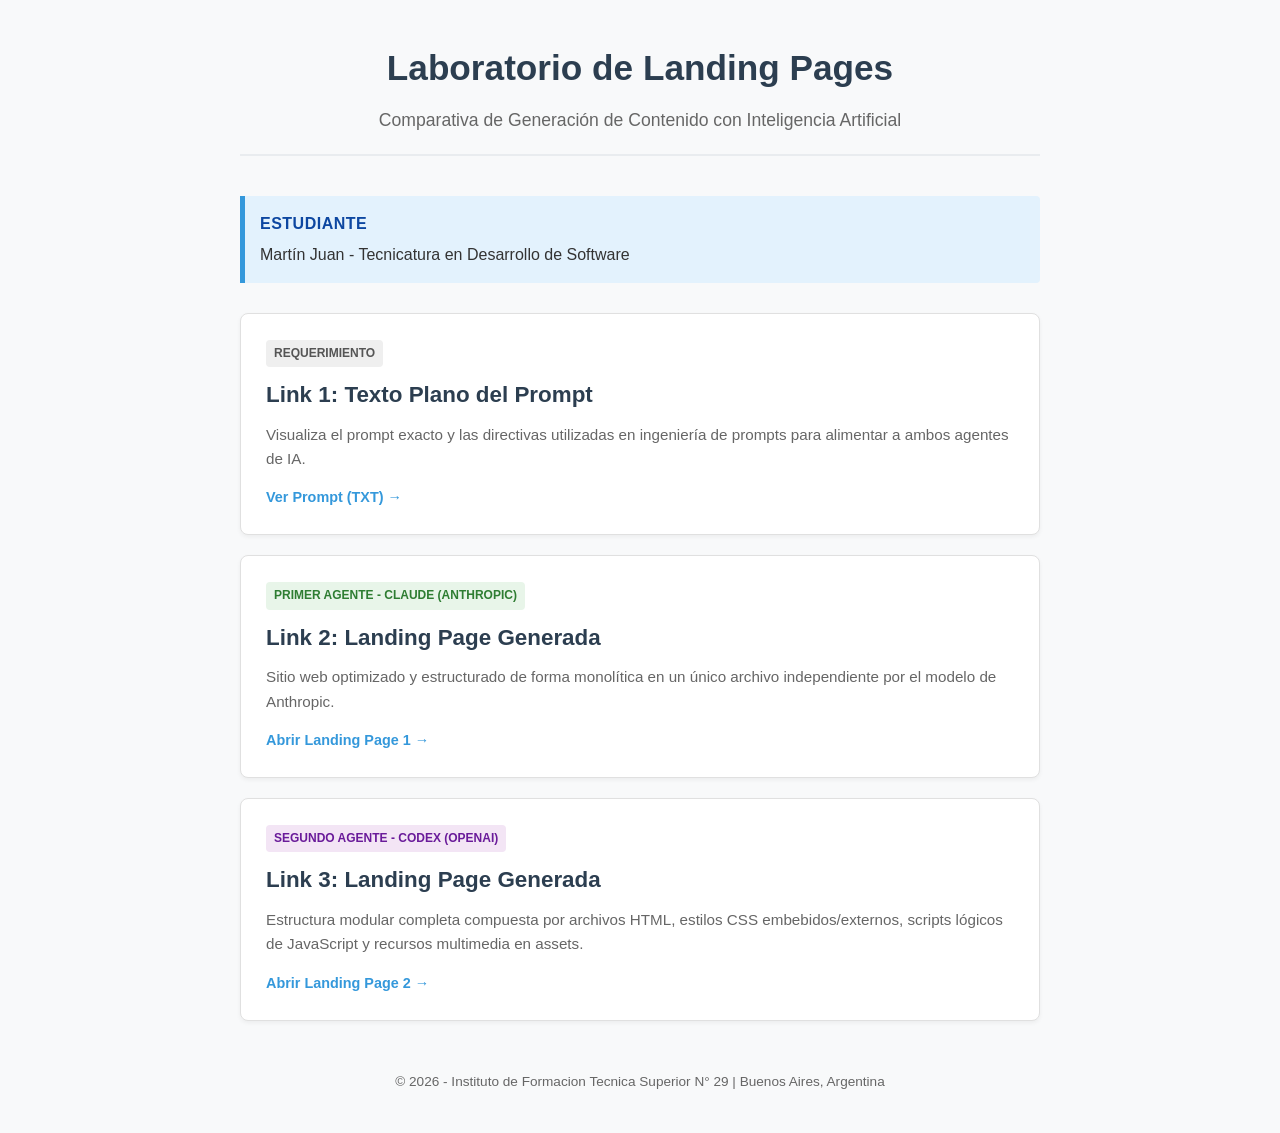
<file: index.html>
<!DOCTYPE html>
<html lang="es">
<head>
    <meta charset="UTF-8">
    <meta name="viewport" content="width=device-width, initial-scale=1.0">
    <title>Trabajo Práctico - Portada de Landing Pages</title>
    <link rel="stylesheet" href="/styles/portada-styles.css">
</head>
<body>

    <div class="container">
        <header>
            <h1>Laboratorio de Landing Pages</h1>
            <p>Comparativa de Generación de Contenido con Inteligencia Artificial</p>
        </header>

        <div class="student-info">
            <h3>Estudiante</h3>
            <p>Martín  Juan - Tecnicatura en Desarrollo de Software</p>
        </div>

        <div class="links-grid">
            
            <!-- Link 1: Prompt Utilizado -->
            <a href="/prompt.html" class="card" target="_blank">
                <span class="card-tag">Requerimiento</span>
                <h2>Link 1: Texto Plano del Prompt</h2>
                <p>Visualiza el prompt exacto y las directivas utilizadas en ingeniería de prompts para alimentar a ambos agentes de IA.</p>
                <div class="action-text">Ver Prompt (TXT) &rarr;</div>
            </a>

            <!-- Link 2: Primer Agente (Claude) -->
            <a href="claude_project/index.html" class="card agent-1">
                <span class="card-tag">Primer Agente - Claude (Anthropic)</span>
                <h2>Link 2: Landing Page Generada</h2>
                <p>Sitio web optimizado y estructurado de forma monolítica en un único archivo independiente por el modelo de Anthropic.</p>
                <div class="action-text">Abrir Landing Page 1 &rarr;</div>
            </a>

            <!-- Link 3: Segundo Agente (Codex) -->
            <a href="codex_project/index.html" class="card agent-2">
                <span class="card-tag">Segundo Agente - Codex (OpenAI)</span>
                <h2>Link 3: Landing Page Generada</h2>
                <p>Estructura modular completa compuesta por archivos HTML, estilos CSS embebidos/externos, scripts lógicos de JavaScript y recursos multimedia en assets.</p>
                <div class="action-text">Abrir Landing Page 2 &rarr;</div>
            </a>

        </div>

        <footer>
            <p>&copy; 2026 - Instituto de Formacion Tecnica Superior N° 29 | Buenos Aires, Argentina </p>
        </footer>
    </div>

</body>
</html>
</file>
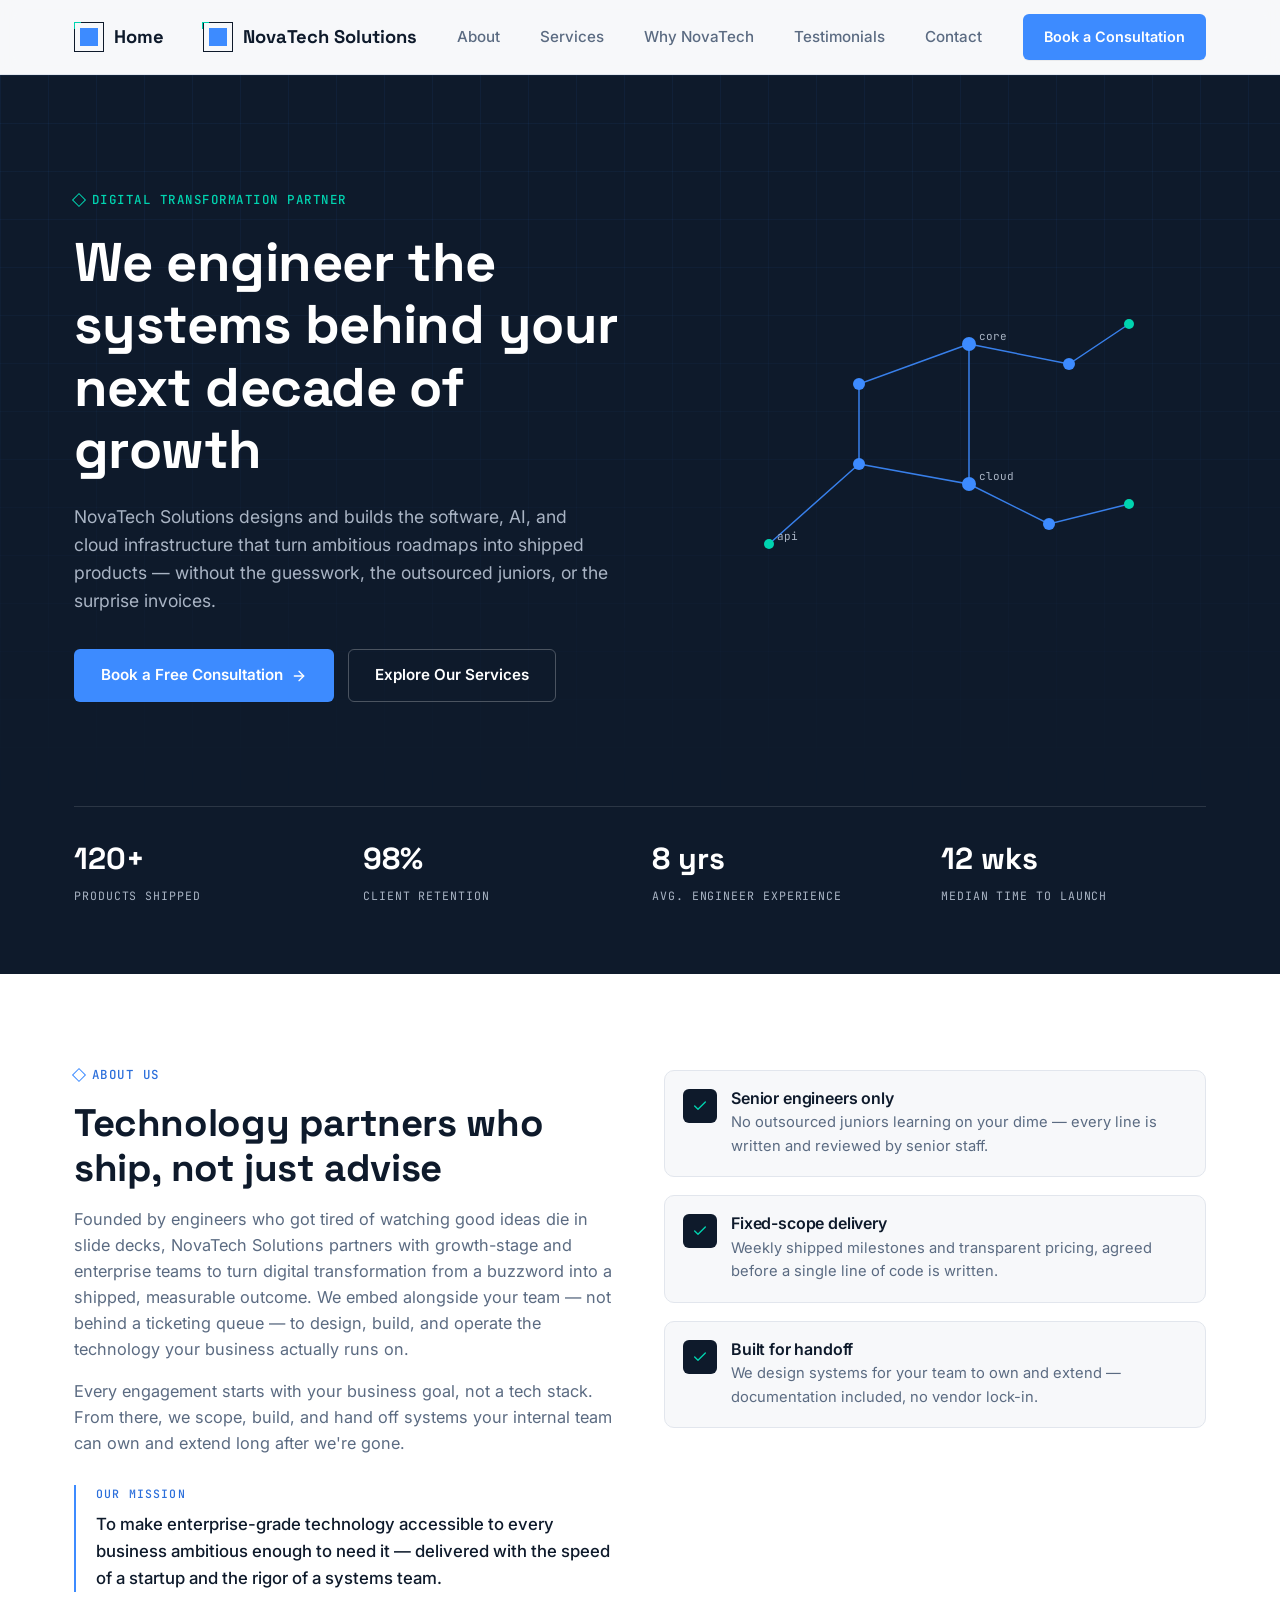
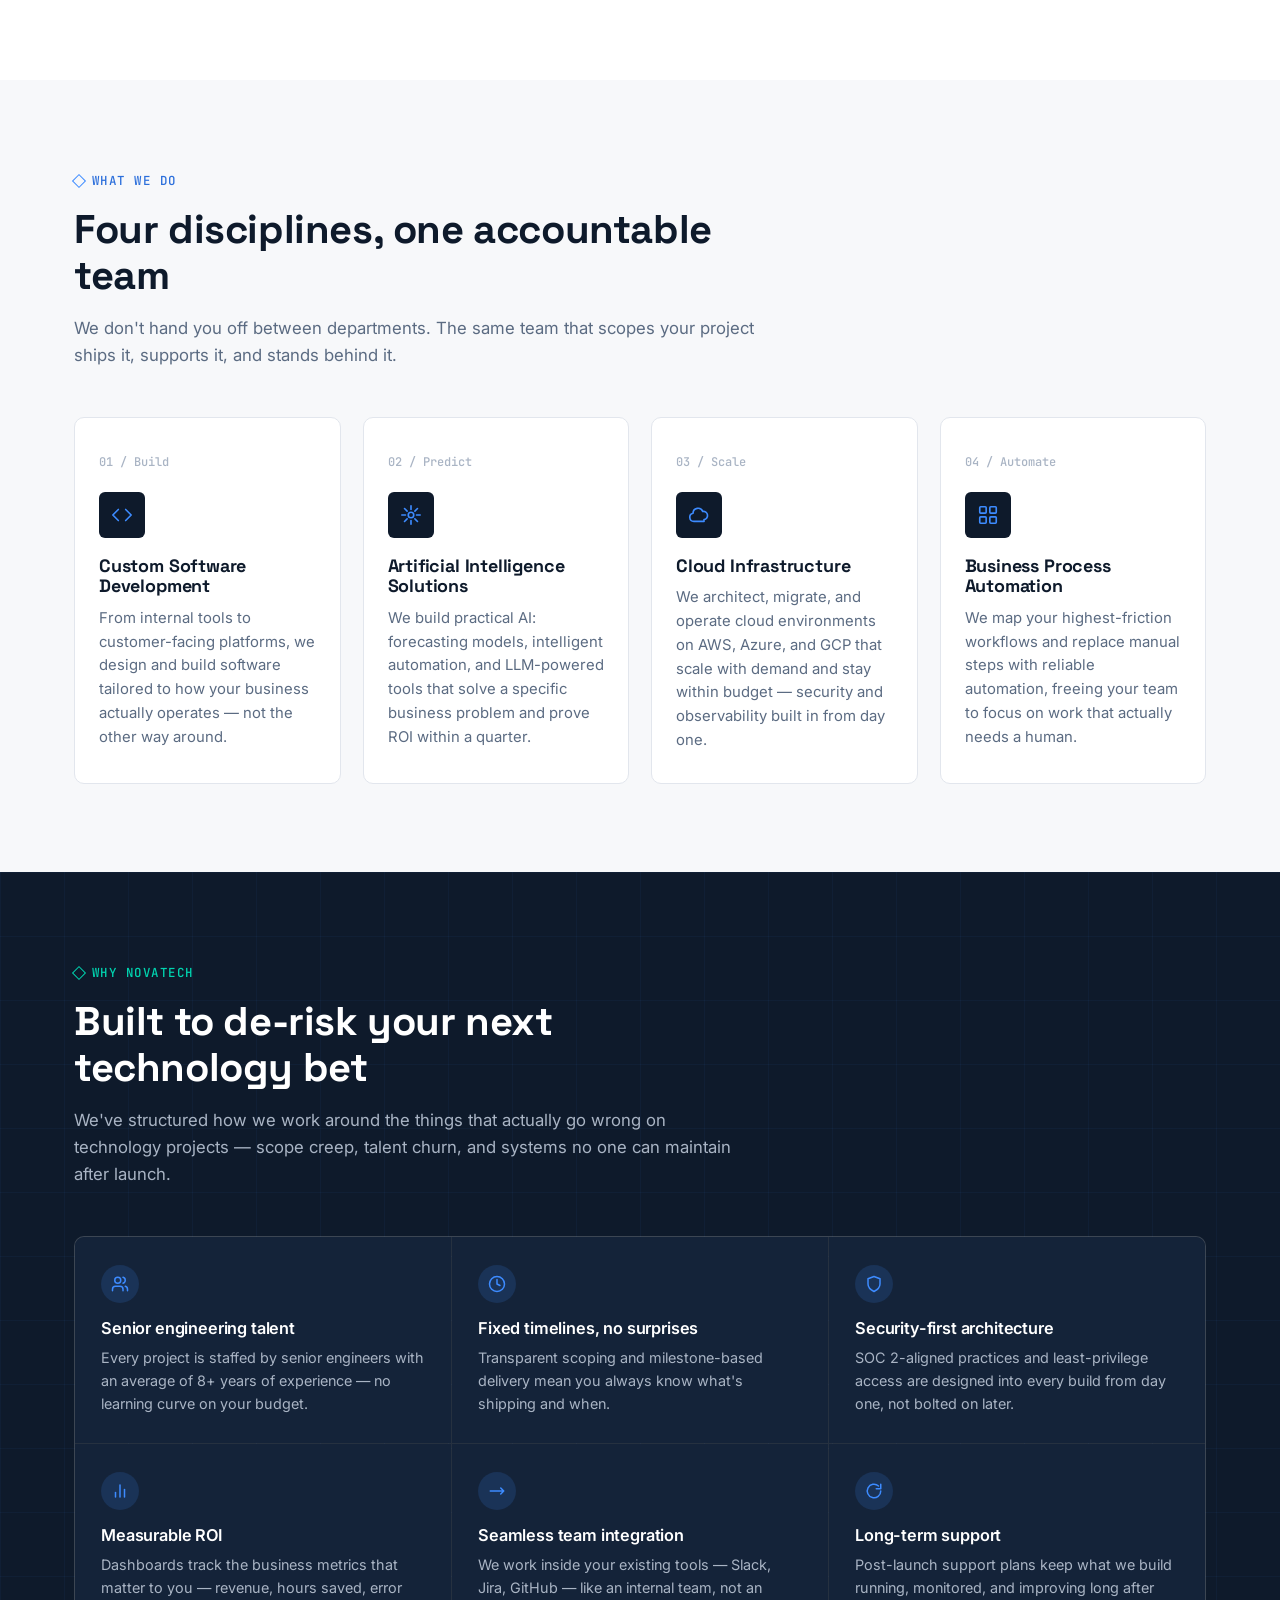
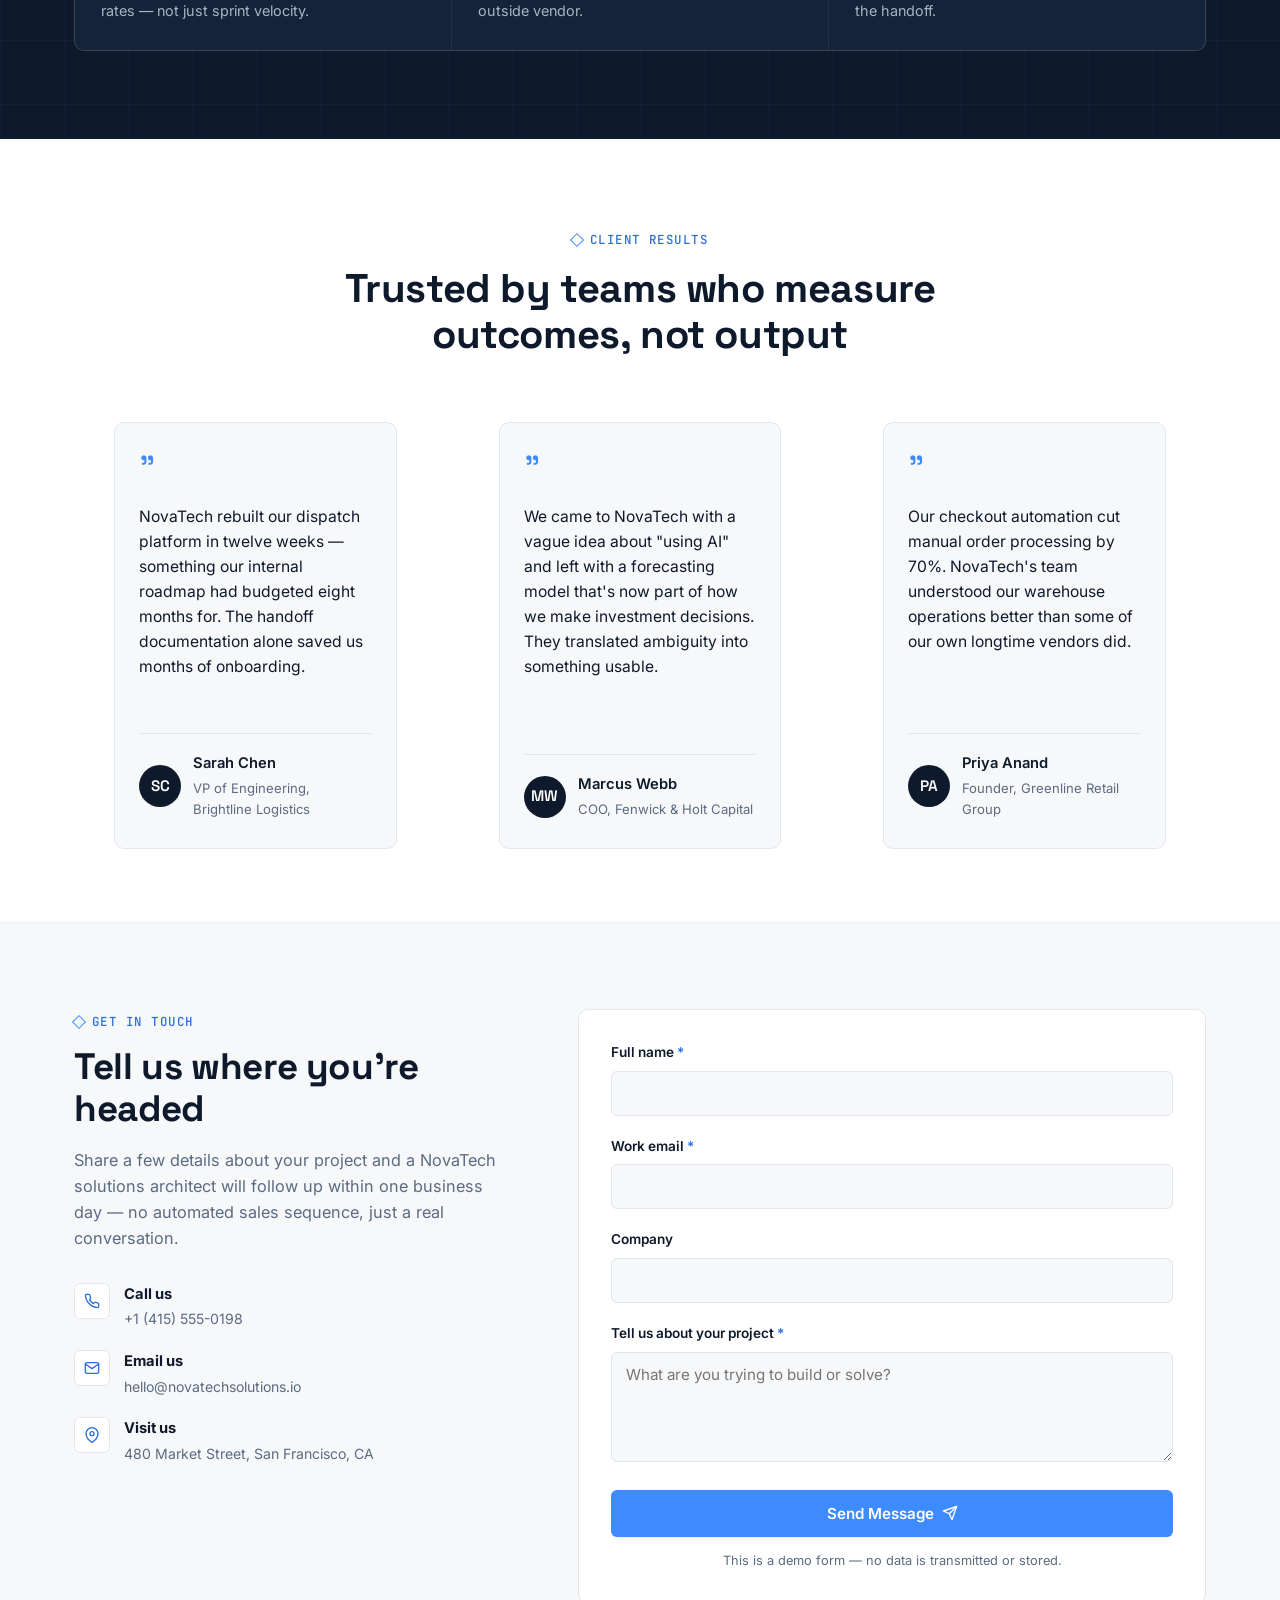
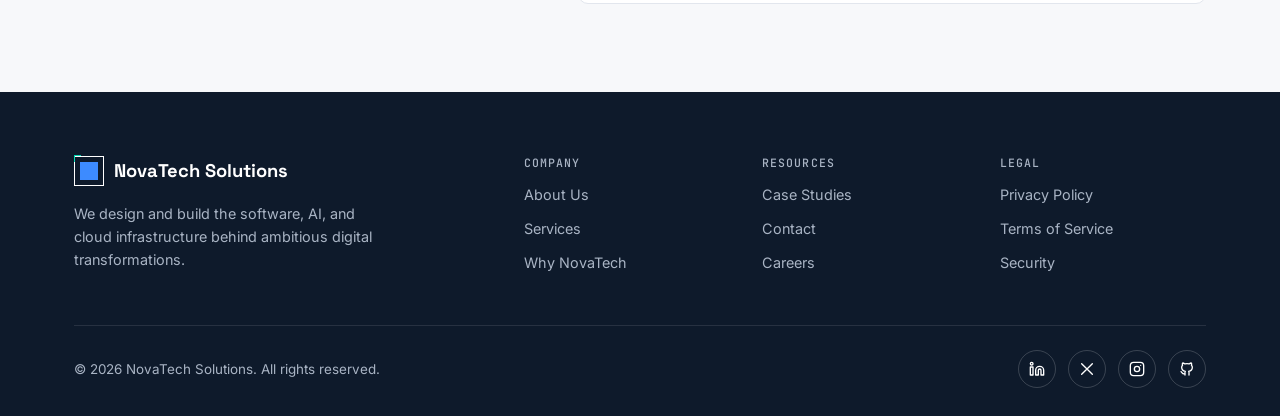
<file: claude_project/index.html>
<!DOCTYPE html>
<html lang="en">

<head>
    <meta charset="UTF-8">
    <meta name="viewport" content="width=device-width, initial-scale=1.0">
    <title>NovaTech Solutions — Engineering Digital Transformation</title>
    <meta name="description"
        content="NovaTech Solutions designs and builds the software, AI, and cloud infrastructure that turn ambitious roadmaps into shipped products.">

    <link rel="preconnect" href="https://fonts.googleapis.com">
    <link rel="preconnect" href="https://fonts.gstatic.com" crossorigin>
    <link
        href="https://fonts.googleapis.com/css2?family=Space+Grotesk:wght@500;600;700&family=Inter:wght@400;500;600;700&family=JetBrains+Mono:wght@500&display=swap"
        rel="stylesheet">

    <style>
        /* ============================================
     TOKENS
  ============================================ */
        :root {
            --navy-900: #0E1A2B;
            --navy-800: #142339;
            --navy-700: #1B2D4A;
            --blue-500: #3D8BFF;
            --blue-600: #2C6FDB;
            --teal-400: #00D4B0;
            --slate-500: #5B6B82;
            --slate-300: #A9B4C4;
            --slate-200: #E2E6ED;
            --slate-100: #EEF1F5;
            --paper: #F7F8FA;
            --white: #FFFFFF;

            --font-display: 'Space Grotesk', sans-serif;
            --font-body: 'Inter', sans-serif;
            --font-mono: 'JetBrains Mono', monospace;

            --line: rgba(61, 139, 255, 0.18);
            --line-soft: rgba(61, 139, 255, 0.10);

            --radius-sm: 6px;
            --radius-md: 10px;
            --max-w: 1180px;

            --ease: cubic-bezier(.16, .84, .44, 1);
        }

        * {
            box-sizing: border-box;
        }

        html {
            scroll-behavior: smooth;
        }

        @media (prefers-reduced-motion: reduce) {
            html {
                scroll-behavior: auto;
            }

            *,
            *::before,
            *::after {
                animation-duration: 0.001ms !important;
                animation-iteration-count: 1 !important;
                transition-duration: 0.001ms !important;
                scroll-behavior: auto !important;
            }
        }

        body {
            margin: 0;
            font-family: var(--font-body);
            color: var(--navy-900);
            background: var(--paper);
            line-height: 1.6;
            -webkit-font-smoothing: antialiased;
        }

        h1,
        h2,
        h3,
        h4 {
            font-family: var(--font-display);
            color: var(--navy-900);
            line-height: 1.15;
            margin: 0;
            letter-spacing: -0.01em;
        }

        p {
            margin: 0;
        }

        a {
            color: inherit;
            text-decoration: none;
        }

        img,
        svg {
            display: block;
            max-width: 100%;
        }

        button {
            font-family: inherit;
        }

        .container {
            width: 100%;
            max-width: var(--max-w);
            margin: 0 auto;
            padding: 0 24px;
        }

        .eyebrow {
            font-family: var(--font-mono);
            font-size: 0.78rem;
            letter-spacing: 0.12em;
            text-transform: uppercase;
            color: var(--blue-600);
            display: inline-flex;
            align-items: center;
            gap: 8px;
            font-weight: 500;
        }

        .eyebrow::before {
            content: '';
            width: 8px;
            height: 8px;
            border: 1.5px solid var(--blue-500);
            transform: rotate(45deg);
            flex-shrink: 0;
        }

        .section {
            padding: 88px 0;
        }

        .section-head {
            max-width: 680px;
            margin-bottom: 48px;
        }

        .section-head h2 {
            font-size: clamp(1.8rem, 3.4vw, 2.5rem);
            margin-top: 14px;
        }

        .section-head p {
            margin-top: 16px;
            color: var(--slate-500);
            font-size: 1.05rem;
        }

        .section-head.center {
            margin-left: auto;
            margin-right: auto;
            text-align: center;
        }

        /* skip link */
        .skip-link {
            position: absolute;
            left: -999px;
            top: 0;
            background: var(--blue-500);
            color: var(--white);
            padding: 10px 18px;
            z-index: 200;
            border-radius: 0 0 var(--radius-sm) 0;
            font-family: var(--font-mono);
            font-size: 0.85rem;
        }

        .skip-link:focus {
            left: 0;
        }

        :focus-visible {
            outline: 2.5px solid var(--blue-500);
            outline-offset: 3px;
            border-radius: 2px;
        }

        /* ============================================
     BUTTONS
  ============================================ */
        .btn {
            display: inline-flex;
            align-items: center;
            justify-content: center;
            gap: 8px;
            font-family: var(--font-body);
            font-weight: 600;
            font-size: 0.95rem;
            padding: 13px 26px;
            border-radius: var(--radius-sm);
            border: 1.5px solid transparent;
            cursor: pointer;
            transition: transform 0.2s var(--ease), background 0.2s var(--ease), border-color 0.2s var(--ease), color 0.2s var(--ease), box-shadow 0.2s var(--ease);
            white-space: nowrap;
        }

        .btn-primary {
            background: var(--blue-500);
            color: var(--white);
            box-shadow: 0 1px 0 rgba(0, 0, 0, 0.05);
        }

        .btn-primary:hover {
            background: var(--blue-600);
            transform: translateY(-2px);
            box-shadow: 0 8px 20px -8px rgba(61, 139, 255, 0.55);
        }

        .btn-secondary {
            background: transparent;
            color: var(--navy-900);
            border-color: var(--slate-200);
        }

        .btn-secondary:hover {
            border-color: var(--blue-500);
            color: var(--blue-600);
            transform: translateY(-2px);
        }

        .btn-on-dark {
            color: var(--white);
            border-color: rgba(255, 255, 255, 0.25);
        }

        .btn-on-dark:hover {
            border-color: var(--teal-400);
            color: var(--teal-400);
        }

        .btn-block {
            width: 100%;
        }

        .btn svg {
            width: 16px;
            height: 16px;
            flex-shrink: 0;
        }

        /* ============================================
     HEADER
  ============================================ */
        .site-header {
            position: sticky;
            top: 0;
            z-index: 100;
            background: rgba(247, 248, 250, 0.85);
            backdrop-filter: blur(10px);
            border-bottom: 1px solid var(--slate-200);
        }

        .site-header .container {
            display: flex;
            align-items: center;
            justify-content: space-between;
            height: 74px;
        }

        .logo {
            display: flex;
            align-items: center;
            gap: 10px;
            font-family: var(--font-display);
            font-weight: 700;
            font-size: 1.15rem;
            color: var(--navy-900);
        }

        .logo-mark {
            width: 30px;
            height: 30px;
            border: 1.5px solid var(--navy-900);
            position: relative;
            flex-shrink: 0;
        }

        .logo-mark::before {
            content: '';
            position: absolute;
            inset: 5px;
            background: var(--blue-500);
        }

        .logo-mark::after {
            content: '';
            position: absolute;
            top: -1.5px;
            left: -1.5px;
            width: 6px;
            height: 6px;
            border-top: 1.5px solid var(--teal-400);
            border-left: 1.5px solid var(--teal-400);
        }

        .main-nav {
            display: flex;
            align-items: center;
            gap: 36px;
        }

        .main-nav a {
            font-size: 0.95rem;
            font-weight: 500;
            color: var(--slate-500);
            position: relative;
            padding: 4px 2px;
            transition: color 0.2s var(--ease);
        }

        .main-nav a:hover {
            color: var(--navy-900);
        }

        .main-nav a::after {
            content: '';
            position: absolute;
            left: 0;
            bottom: -2px;
            width: 0;
            height: 1.5px;
            background: var(--blue-500);
            transition: width 0.25s var(--ease);
        }

        .main-nav a:hover::after {
            width: 100%;
        }

        .header-actions {
            display: flex;
            align-items: center;
            gap: 18px;
        }

        .header-actions .btn-primary {
            padding: 10px 20px;
            font-size: 0.9rem;
        }

        .nav-toggle {
            display: none;
            background: none;
            border: 1.5px solid var(--slate-200);
            border-radius: var(--radius-sm);
            width: 42px;
            height: 42px;
            align-items: center;
            justify-content: center;
            cursor: pointer;
        }

        .nav-toggle svg {
            width: 20px;
            height: 20px;
        }

        @media (max-width: 880px) {
            .main-nav {
                position: fixed;
                top: 74px;
                left: 0;
                right: 0;
                background: var(--white);
                flex-direction: column;
                align-items: flex-start;
                gap: 0;
                border-bottom: 1px solid var(--slate-200);
                max-height: 0;
                overflow: hidden;
                transition: max-height 0.3s var(--ease);
            }

            .main-nav.is-open {
                max-height: 420px;
            }

            .main-nav a {
                width: 100%;
                padding: 16px 24px;
                border-bottom: 1px solid var(--slate-100);
            }

            .main-nav a::after {
                display: none;
            }

            .header-actions .btn-text-label {
                display: none;
            }

            .nav-toggle {
                display: flex;
            }
        }

        @media (min-width: 881px) {
            .nav-toggle {
                display: none;
            }
        }

        /* ============================================
     HERO
  ============================================ */
        .hero {
            position: relative;
            background: var(--navy-900);
            overflow: hidden;
            padding: 80px 0 0;
        }

        .hero-grid-bg {
            position: absolute;
            inset: 0;
            background-image:
                linear-gradient(var(--line-soft) 1px, transparent 1px),
                linear-gradient(90deg, var(--line-soft) 1px, transparent 1px);
            background-size: 48px 48px;
            mask-image: linear-gradient(to bottom, rgba(0, 0, 0, 0.9), transparent 85%);
            opacity: 0.7;
        }

        .hero .container {
            position: relative;
            display: grid;
            grid-template-columns: 1fr;
            gap: 48px;
            padding-top: 32px;
            padding-bottom: 0;
        }

        .hero-copy {
            color: var(--white);
            max-width: 620px;
        }

        .hero-copy .eyebrow {
            color: var(--teal-400);
        }

        .hero-copy .eyebrow::before {
            border-color: var(--teal-400);
        }

        .hero-copy h1 {
            color: var(--white);
            font-size: clamp(2.1rem, 5.4vw, 3.4rem);
            margin-top: 18px;
        }

        .hero-copy .accent {
            color: var(--blue-500);
        }

        .hero-copy p.lead {
            color: var(--slate-300);
            font-size: 1.1rem;
            margin-top: 22px;
            max-width: 540px;
        }

        .hero-ctas {
            display: flex;
            gap: 14px;
            margin-top: 34px;
            flex-wrap: wrap;
        }

        .hero-visual {
            position: relative;
            min-height: 300px;
            display: flex;
            align-items: center;
            justify-content: center;
        }

        .hero-visual svg {
            width: 100%;
            height: auto;
            max-width: 480px;
        }

        .hero-stats {
            position: relative;
            border-top: 1px solid rgba(255, 255, 255, 0.12);
            margin-top: 56px;
            padding: 28px 0;
            display: grid;
            grid-template-columns: repeat(2, 1fr);
            gap: 24px;
        }

        .hero-stat .num {
            font-family: var(--font-display);
            font-size: 1.9rem;
            font-weight: 700;
            color: var(--white);
        }

        .hero-stat .label {
            font-family: var(--font-mono);
            font-size: 0.72rem;
            letter-spacing: 0.08em;
            text-transform: uppercase;
            color: var(--slate-300);
            margin-top: 4px;
        }

        @media (min-width: 760px) {
            .hero-stats {
                grid-template-columns: repeat(4, 1fr);
            }
        }

        @media (min-width: 980px) {
            .hero .container {
                grid-template-columns: 1.05fr 0.95fr;
                align-items: center;
                padding-bottom: 40px;
            }

            .hero-stats {
                grid-column: 1 / -1;
            }
        }

        /* draw-in line animation */
        .draw-line {
            stroke-dasharray: 340;
            stroke-dashoffset: 340;
            animation: draw 1.6s var(--ease) forwards;
        }

        @keyframes draw {
            to {
                stroke-dashoffset: 0;
            }
        }

        .pulse-node {
            animation: pulse 2.4s ease-in-out infinite;
        }

        @keyframes pulse {

            0%,
            100% {
                opacity: 1;
            }

            50% {
                opacity: 0.35;
            }
        }

        /* ============================================
     REVEAL ON SCROLL
  ============================================ */
        .reveal {
            opacity: 0;
            transform: translateY(16px);
            transition: opacity 0.6s var(--ease), transform 0.6s var(--ease);
        }

        .reveal.is-visible {
            opacity: 1;
            transform: translateY(0);
        }

        /* ============================================
     ABOUT
  ============================================ */
        .about {
            background: var(--white);
        }

        .about .container {
            display: grid;
            gap: 48px;
        }

        .about-copy p {
            color: var(--slate-500);
            font-size: 1.02rem;
            margin-top: 16px;
        }

        .about-copy h2 {
            font-size: clamp(1.8rem, 3.2vw, 2.4rem);
            margin-top: 14px;
        }

        .mission-box {
            margin-top: 28px;
            border-left: 2px solid var(--blue-500);
            padding-left: 20px;
        }

        .mission-box .label {
            font-family: var(--font-mono);
            font-size: 0.72rem;
            letter-spacing: 0.1em;
            text-transform: uppercase;
            color: var(--blue-600);
            font-weight: 500;
        }

        .mission-box p {
            margin-top: 8px;
            color: var(--navy-900);
            font-size: 1.05rem;
            font-weight: 500;
        }

        .value-list {
            display: flex;
            flex-direction: column;
            gap: 18px;
            margin-top: 8px;
        }

        .value-item {
            display: flex;
            gap: 14px;
            padding: 18px;
            background: var(--paper);
            border: 1px solid var(--slate-200);
            border-radius: var(--radius-md);
        }

        .value-item .icon {
            flex-shrink: 0;
            width: 34px;
            height: 34px;
            display: flex;
            align-items: center;
            justify-content: center;
            background: var(--navy-900);
            border-radius: var(--radius-sm);
        }

        .value-item .icon svg {
            width: 16px;
            height: 16px;
            color: var(--teal-400);
            stroke: var(--teal-400);
        }

        .value-item h4 {
            font-size: 1rem;
            font-family: var(--font-body);
            font-weight: 600;
        }

        .value-item p {
            color: var(--slate-500);
            font-size: 0.92rem;
            margin-top: 4px;
        }

        @media (min-width: 940px) {
            .about .container {
                grid-template-columns: 1fr 1fr;
                align-items: start;
            }
        }

        /* ============================================
     SERVICES
  ============================================ */
        .services {
            background: var(--paper);
            position: relative;
        }

        .services-grid {
            display: grid;
            gap: 22px;
            grid-template-columns: 1fr;
        }

        @media (min-width:640px) {
            .services-grid {
                grid-template-columns: repeat(2, 1fr);
            }
        }

        @media (min-width:1040px) {
            .services-grid {
                grid-template-columns: repeat(4, 1fr);
            }
        }

        .service-card {
            position: relative;
            background: var(--white);
            border: 1px solid var(--slate-200);
            border-radius: var(--radius-md);
            padding: 30px 24px;
            transition: transform 0.25s var(--ease), box-shadow 0.25s var(--ease), border-color 0.25s var(--ease);
        }

        .service-card::before,
        .service-card::after {
            content: '';
            position: absolute;
            width: 14px;
            height: 14px;
            border-color: var(--blue-500);
            opacity: 0;
            transition: opacity 0.25s var(--ease);
        }

        .service-card::before {
            top: -1px;
            left: -1px;
            border-top: 2px solid;
            border-left: 2px solid;
        }

        .service-card::after {
            bottom: -1px;
            right: -1px;
            border-bottom: 2px solid;
            border-right: 2px solid;
        }

        .service-card:hover {
            transform: translateY(-4px);
            box-shadow: 0 16px 36px -16px rgba(14, 26, 43, 0.18);
            border-color: var(--slate-200);
        }

        .service-card:hover::before,
        .service-card:hover::after {
            opacity: 1;
        }

        .service-card .index {
            font-family: var(--font-mono);
            font-size: 0.75rem;
            color: var(--slate-300);
            font-weight: 500;
        }

        .service-card .icon {
            width: 46px;
            height: 46px;
            border-radius: var(--radius-sm);
            background: var(--navy-900);
            display: flex;
            align-items: center;
            justify-content: center;
            margin-top: 18px;
        }

        .service-card .icon svg {
            width: 22px;
            height: 22px;
            stroke: var(--blue-500);
        }

        .service-card h3 {
            font-size: 1.12rem;
            margin-top: 18px;
        }

        .service-card p {
            color: var(--slate-500);
            font-size: 0.93rem;
            margin-top: 10px;
        }

        /* ============================================
     FEATURES (dark band)
  ============================================ */
        .features {
            background: var(--navy-900);
            color: var(--white);
            position: relative;
            overflow: hidden;
        }

        .features::before {
            content: '';
            position: absolute;
            inset: 0;
            background-image: linear-gradient(var(--line-soft) 1px, transparent 1px), linear-gradient(90deg, var(--line-soft) 1px, transparent 1px);
            background-size: 64px 64px;
            opacity: 0.5;
        }

        .features .container {
            position: relative;
        }

        .features .section-head h2 {
            color: var(--white);
        }

        .features .section-head p {
            color: var(--slate-300);
        }

        .features .eyebrow {
            color: var(--teal-400);
        }

        .features .eyebrow::before {
            border-color: var(--teal-400);
        }

        .features-grid {
            display: grid;
            gap: 1px;
            background: rgba(255, 255, 255, 0.1);
            border: 1px solid rgba(255, 255, 255, 0.1);
            border-radius: var(--radius-md);
            overflow: hidden;
            grid-template-columns: 1fr;
        }

        @media (min-width:680px) {
            .features-grid {
                grid-template-columns: repeat(2, 1fr);
            }
        }

        @media (min-width:1040px) {
            .features-grid {
                grid-template-columns: repeat(3, 1fr);
            }
        }

        .feature-item {
            background: var(--navy-800);
            padding: 28px 26px;
            transition: background 0.25s var(--ease);
        }

        .feature-item:hover {
            background: var(--navy-700);
        }

        .feature-item .icon {
            width: 38px;
            height: 38px;
            border-radius: 50%;
            background: rgba(61, 139, 255, 0.15);
            display: flex;
            align-items: center;
            justify-content: center;
            margin-bottom: 16px;
        }

        .feature-item .icon svg {
            width: 18px;
            height: 18px;
            stroke: var(--blue-500);
        }

        .feature-item h3 {
            color: var(--white);
            font-size: 1.02rem;
            font-family: var(--font-body);
            font-weight: 600;
        }

        .feature-item p {
            color: var(--slate-300);
            font-size: 0.9rem;
            margin-top: 8px;
        }

        /* ============================================
     TESTIMONIALS
  ============================================ */
        .testimonials {
            background: var(--white);
        }

        .testimonials-grid {
            display: grid;
            gap: 22px;
            grid-template-columns: 1fr;
        }

        @media (min-width:760px) {
            .testimonials-grid {
                grid-template-columns: repeat(3, 1fr);
            }
        }

        .testimonial-card {
            background: var(--paper);
            border: 1px solid var(--slate-200);
            border-radius: var(--radius-md);
            padding: 28px 24px;
            display: flex;
            flex-direction: column;
            height: 100%;
        }

        .testimonial-card .quote-mark {
            font-family: var(--font-display);
            font-size: 2.4rem;
            color: var(--blue-500);
            line-height: 1;
        }

        .testimonial-card blockquote {
            margin: 14px 0 0;
            font-size: 0.98rem;
            color: var(--navy-900);
            flex-grow: 1;
        }

        .testimonial-footer {
            display: flex;
            align-items: center;
            gap: 12px;
            margin-top: 22px;
            padding-top: 18px;
            border-top: 1px solid var(--slate-200);
        }

        .avatar {
            width: 42px;
            height: 42px;
            border-radius: 50%;
            background: var(--navy-900);
            color: var(--white);
            display: flex;
            align-items: center;
            justify-content: center;
            font-family: var(--font-display);
            font-weight: 600;
            font-size: 0.95rem;
            flex-shrink: 0;
        }

        .testimonial-footer .name {
            font-weight: 600;
            font-size: 0.92rem;
        }

        .testimonial-footer .role {
            font-size: 0.82rem;
            color: var(--slate-500);
            margin-top: 2px;
        }

        /* ============================================
     CONTACT
  ============================================ */
        .contact {
            background: var(--paper);
        }

        .contact .container {
            display: grid;
            gap: 40px;
        }

        .contact-info .eyebrow {
            margin-bottom: 14px;
        }

        .contact-info h2 {
            font-size: clamp(1.8rem, 3.2vw, 2.3rem);
        }

        .contact-info p.lead {
            color: var(--slate-500);
            margin-top: 16px;
            font-size: 1.02rem;
            max-width: 440px;
        }

        .contact-points {
            margin-top: 32px;
            display: flex;
            flex-direction: column;
            gap: 18px;
        }

        .contact-point {
            display: flex;
            gap: 14px;
            align-items: flex-start;
        }

        .contact-point .icon {
            width: 36px;
            height: 36px;
            border-radius: var(--radius-sm);
            background: var(--white);
            border: 1px solid var(--slate-200);
            display: flex;
            align-items: center;
            justify-content: center;
            flex-shrink: 0;
        }

        .contact-point .icon svg {
            width: 16px;
            height: 16px;
            stroke: var(--blue-600);
        }

        .contact-point strong {
            font-size: 0.92rem;
            display: block;
        }

        .contact-point span {
            font-size: 0.88rem;
            color: var(--slate-500);
        }

        .contact-form {
            background: var(--white);
            border: 1px solid var(--slate-200);
            border-radius: var(--radius-md);
            padding: 32px;
        }

        .form-row {
            margin-bottom: 20px;
        }

        .form-row label {
            display: block;
            font-size: 0.85rem;
            font-weight: 600;
            margin-bottom: 7px;
            color: var(--navy-900);
        }

        .form-row .req {
            color: var(--blue-600);
        }

        .form-row input,
        .form-row textarea {
            width: 100%;
            font-family: var(--font-body);
            font-size: 0.95rem;
            padding: 12px 14px;
            border: 1.5px solid var(--slate-200);
            border-radius: var(--radius-sm);
            background: var(--paper);
            color: var(--navy-900);
            transition: border-color 0.2s var(--ease), background 0.2s var(--ease);
        }

        .form-row input:focus,
        .form-row textarea:focus {
            border-color: var(--blue-500);
            background: var(--white);
            outline: none;
        }

        .form-row textarea {
            resize: vertical;
            min-height: 110px;
        }

        .form-note {
            font-size: 0.8rem;
            color: var(--slate-500);
            margin-top: 14px;
            text-align: center;
        }

        .form-success {
            display: none;
            align-items: center;
            gap: 10px;
            background: rgba(0, 212, 176, 0.1);
            border: 1px solid rgba(0, 212, 176, 0.4);
            color: #067a64;
            padding: 12px 16px;
            border-radius: var(--radius-sm);
            font-size: 0.88rem;
            font-weight: 500;
            margin-bottom: 18px;
        }

        .form-success.is-shown {
            display: flex;
        }

        .form-success svg {
            width: 18px;
            height: 18px;
            flex-shrink: 0;
            stroke: #067a64;
        }

        @media (min-width:940px) {
            .contact .container {
                grid-template-columns: 0.85fr 1.15fr;
                align-items: start;
            }
        }

        /* ============================================
     FOOTER
  ============================================ */
        .site-footer {
            background: var(--navy-900);
            color: var(--slate-300);
            padding: 64px 0 28px;
        }

        .footer-top {
            display: grid;
            gap: 40px;
            grid-template-columns: 1fr;
            padding-bottom: 40px;
            border-bottom: 1px solid rgba(255, 255, 255, 0.1);
        }

        .footer-brand .logo {
            color: var(--white);
        }

        .footer-brand .logo-mark {
            border-color: var(--white);
        }

        .footer-brand p {
            margin-top: 16px;
            font-size: 0.9rem;
            max-width: 320px;
            color: var(--slate-300);
        }

        .footer-cols {
            display: grid;
            grid-template-columns: repeat(2, 1fr);
            gap: 32px;
        }

        .footer-col h4 {
            font-family: var(--font-mono);
            font-size: 0.72rem;
            letter-spacing: 0.1em;
            text-transform: uppercase;
            color: var(--slate-300);
            font-weight: 500;
            margin-bottom: 14px;
        }

        .footer-col a {
            display: block;
            font-size: 0.9rem;
            color: var(--slate-300);
            margin-bottom: 11px;
            transition: color 0.2s var(--ease);
        }

        .footer-col a:hover {
            color: var(--white);
        }

        .footer-bottom {
            display: flex;
            flex-direction: column;
            gap: 18px;
            align-items: center;
            justify-content: space-between;
            padding-top: 24px;
            text-align: center;
        }

        .footer-bottom p {
            font-size: 0.84rem;
            color: var(--slate-300);
        }

        .social-links {
            display: flex;
            gap: 12px;
        }

        .social-links a {
            width: 38px;
            height: 38px;
            border-radius: 50%;
            border: 1px solid rgba(255, 255, 255, 0.18);
            display: flex;
            align-items: center;
            justify-content: center;
            transition: border-color 0.2s var(--ease), background 0.2s var(--ease);
        }

        .social-links a svg {
            width: 16px;
            height: 16px;
            stroke: var(--white);
        }

        .social-links a:hover {
            border-color: var(--blue-500);
            background: rgba(61, 139, 255, 0.12);
        }

        @media (min-width:680px) {
            .footer-top {
                grid-template-columns: 1.2fr 2fr;
            }
        }

        @media (min-width:680px) {
            .footer-cols {
                grid-template-columns: repeat(3, 1fr);
            }
        }

        @media (min-width:760px) {
            .footer-bottom {
                flex-direction: row;
                text-align: left;
            }
        }
    </style>
</head>

<body>

    <a href="#main" class="skip-link">Skip to main content</a>

    <!-- ============================================
     HEADER
============================================ -->
    <header class="site-header">
        <div class="container">
            <a href="/index.html" class="logo" aria-label="NovaTech Solutions home">
                <span class="logo-mark" aria-hidden="true"></span>
                Home
            </a>
            <a href="#top" class="logo" aria-label="NovaTech Solutions home">
                <span class="logo-mark" aria-hidden="true"></span>
                NovaTech Solutions
            </a>

            <nav class="main-nav" id="main-nav" aria-label="Primary">
                <a href="#about">About</a>
                <a href="#services">Services</a>
                <a href="#features">Why NovaTech</a>
                <a href="#testimonials">Testimonials</a>
                <a href="#contact">Contact</a>
            </nav>

            <div class="header-actions">
                <a href="#contact" class="btn btn-primary">
                    <span class="btn-text-label">Book a Consultation</span>
                </a>
                <button class="nav-toggle" id="navToggle" aria-expanded="false" aria-controls="main-nav"
                    aria-label="Toggle navigation menu">
                    <svg viewBox="0 0 24 24" fill="none" stroke="currentColor" stroke-width="2" stroke-linecap="round">
                        <line x1="3" y1="6" x2="21" y2="6" />
                        <line x1="3" y1="12" x2="21" y2="12" />
                        <line x1="3" y1="18" x2="21" y2="18" />
                    </svg>
                </button>
            </div>
        </div>
    </header>

    <main id="main">

        <!-- ============================================
       HERO
  ============================================ -->
        <section class="hero" id="top" aria-label="Introduction">
            <div class="hero-grid-bg" aria-hidden="true"></div>
            <div class="container">

                <div class="hero-copy">
                    <span class="eyebrow">Digital Transformation Partner</span>
                    <h1>We engineer the systems behind your next decade of growth</h1>
                    <p class="lead">NovaTech Solutions designs and builds the software, AI, and cloud infrastructure
                        that turn ambitious roadmaps into shipped products — without the guesswork, the outsourced
                        juniors, or the surprise invoices.</p>
                    <div class="hero-ctas">
                        <a href="#contact" class="btn btn-primary">
                            Book a Free Consultation
                            <svg viewBox="0 0 24 24" fill="none" stroke="currentColor" stroke-width="2"
                                stroke-linecap="round" stroke-linejoin="round">
                                <line x1="5" y1="12" x2="19" y2="12" />
                                <polyline points="12 5 19 12 12 19" />
                            </svg>
                        </a>
                        <a href="#services" class="btn btn-secondary btn-on-dark">Explore Our Services</a>
                    </div>
                </div>

                <div class="hero-visual" aria-hidden="true">
                    <svg viewBox="0 0 480 360" fill="none">
                        <g stroke="#3D8BFF" stroke-width="1.5" opacity="0.9">
                            <path class="draw-line" d="M60 280 L150 200 L150 120 L260 80" />
                            <path class="draw-line" d="M260 80 L360 100 L420 60" />
                            <path class="draw-line" d="M150 200 L260 220 L260 80" />
                            <path class="draw-line" d="M260 220 L340 260 L420 240" />
                        </g>
                        <g fill="#00D4B0">
                            <circle class="pulse-node" cx="60" cy="280" r="5" />
                            <circle class="pulse-node" cx="420" cy="60" r="5" style="animation-delay:0.4s" />
                            <circle class="pulse-node" cx="420" cy="240" r="5" style="animation-delay:0.8s" />
                        </g>
                        <g fill="#3D8BFF">
                            <circle cx="150" cy="200" r="6" />
                            <circle cx="150" cy="120" r="6" />
                            <circle cx="260" cy="80" r="7" />
                            <circle cx="360" cy="100" r="6" />
                            <circle cx="260" cy="220" r="7" />
                            <circle cx="340" cy="260" r="6" />
                        </g>
                        <g fill="#A9B4C4" font-family="JetBrains Mono" font-size="11">
                            <text x="68" y="276">api</text>
                            <text x="270" y="76">core</text>
                            <text x="270" y="216">cloud</text>
                        </g>
                    </svg>
                </div>

                <div class="hero-stats">
                    <div class="hero-stat">
                        <div class="num">120+</div>
                        <div class="label">Products Shipped</div>
                    </div>
                    <div class="hero-stat">
                        <div class="num">98%</div>
                        <div class="label">Client Retention</div>
                    </div>
                    <div class="hero-stat">
                        <div class="num">8 yrs</div>
                        <div class="label">Avg. Engineer Experience</div>
                    </div>
                    <div class="hero-stat">
                        <div class="num">12 wks</div>
                        <div class="label">Median Time to Launch</div>
                    </div>
                </div>

            </div>
        </section>

        <!-- ============================================
       ABOUT
  ============================================ -->
        <section class="section about" id="about" aria-label="About NovaTech Solutions">
            <div class="container">

                <div class="about-copy reveal">
                    <span class="eyebrow">About Us</span>
                    <h2>Technology partners who ship, not just advise</h2>
                    <p>Founded by engineers who got tired of watching good ideas die in slide decks, NovaTech Solutions
                        partners with growth-stage and enterprise teams to turn digital transformation from a buzzword
                        into a shipped, measurable outcome. We embed alongside your team — not behind a ticketing queue
                        — to design, build, and operate the technology your business actually runs on.</p>
                    <p>Every engagement starts with your business goal, not a tech stack. From there, we scope, build,
                        and hand off systems your internal team can own and extend long after we're gone.</p>

                    <div class="mission-box">
                        <div class="label">Our Mission</div>
                        <p>To make enterprise-grade technology accessible to every business ambitious enough to need it
                            — delivered with the speed of a startup and the rigor of a systems team.</p>
                    </div>
                </div>

                <div class="value-list reveal">
                    <div class="value-item">
                        <span class="icon" aria-hidden="true">
                            <svg viewBox="0 0 24 24" fill="none" stroke-width="2" stroke-linecap="round"
                                stroke-linejoin="round">
                                <polyline points="20 6 9 17 4 12" />
                            </svg>
                        </span>
                        <div>
                            <h4>Senior engineers only</h4>
                            <p>No outsourced juniors learning on your dime — every line is written and reviewed by
                                senior staff.</p>
                        </div>
                    </div>
                    <div class="value-item">
                        <span class="icon" aria-hidden="true">
                            <svg viewBox="0 0 24 24" fill="none" stroke-width="2" stroke-linecap="round"
                                stroke-linejoin="round">
                                <polyline points="20 6 9 17 4 12" />
                            </svg>
                        </span>
                        <div>
                            <h4>Fixed-scope delivery</h4>
                            <p>Weekly shipped milestones and transparent pricing, agreed before a single line of code is
                                written.</p>
                        </div>
                    </div>
                    <div class="value-item">
                        <span class="icon" aria-hidden="true">
                            <svg viewBox="0 0 24 24" fill="none" stroke-width="2" stroke-linecap="round"
                                stroke-linejoin="round">
                                <polyline points="20 6 9 17 4 12" />
                            </svg>
                        </span>
                        <div>
                            <h4>Built for handoff</h4>
                            <p>We design systems for your team to own and extend — documentation included, no vendor
                                lock-in.</p>
                        </div>
                    </div>
                </div>

            </div>
        </section>

        <!-- ============================================
       SERVICES
  ============================================ -->
        <section class="section services" id="services" aria-label="Our services">
            <div class="container">
                <div class="section-head reveal">
                    <span class="eyebrow">What We Do</span>
                    <h2>Four disciplines, one accountable team</h2>
                    <p>We don't hand you off between departments. The same team that scopes your project ships it,
                        supports it, and stands behind it.</p>
                </div>

                <div class="services-grid">
                    <article class="service-card reveal">
                        <span class="index">01 / Build</span>
                        <span class="icon" aria-hidden="true">
                            <svg viewBox="0 0 24 24" fill="none" stroke-width="1.8" stroke-linecap="round"
                                stroke-linejoin="round">
                                <polyline points="16 18 22 12 16 6" />
                                <polyline points="8 6 2 12 8 18" />
                            </svg>
                        </span>
                        <h3>Custom Software Development</h3>
                        <p>From internal tools to customer-facing platforms, we design and build software tailored to
                            how your business actually operates — not the other way around.</p>
                    </article>

                    <article class="service-card reveal">
                        <span class="index">02 / Predict</span>
                        <span class="icon" aria-hidden="true">
                            <svg viewBox="0 0 24 24" fill="none" stroke-width="1.8" stroke-linecap="round"
                                stroke-linejoin="round">
                                <circle cx="12" cy="12" r="3" />
                                <path
                                    d="M12 2v4M12 18v4M4.93 4.93l2.83 2.83M16.24 16.24l2.83 2.83M2 12h4M18 12h4M4.93 19.07l2.83-2.83M16.24 7.76l2.83-2.83" />
                            </svg>
                        </span>
                        <h3>Artificial Intelligence Solutions</h3>
                        <p>We build practical AI: forecasting models, intelligent automation, and LLM-powered tools that
                            solve a specific business problem and prove ROI within a quarter.</p>
                    </article>

                    <article class="service-card reveal">
                        <span class="index">03 / Scale</span>
                        <span class="icon" aria-hidden="true">
                            <svg viewBox="0 0 24 24" fill="none" stroke-width="1.8" stroke-linecap="round"
                                stroke-linejoin="round">
                                <path
                                    d="M17.5 19H6.5a4.5 4.5 0 0 1-1-8.9 5.5 5.5 0 0 1 10.6-2 4.5 4.5 0 0 1 1.4 8.9z" />
                            </svg>
                        </span>
                        <h3>Cloud Infrastructure</h3>
                        <p>We architect, migrate, and operate cloud environments on AWS, Azure, and GCP that scale with
                            demand and stay within budget — security and observability built in from day one.</p>
                    </article>

                    <article class="service-card reveal">
                        <span class="index">04 / Automate</span>
                        <span class="icon" aria-hidden="true">
                            <svg viewBox="0 0 24 24" fill="none" stroke-width="1.8" stroke-linecap="round"
                                stroke-linejoin="round">
                                <rect x="3" y="3" width="7" height="7" rx="1" />
                                <rect x="14" y="3" width="7" height="7" rx="1" />
                                <rect x="14" y="14" width="7" height="7" rx="1" />
                                <rect x="3" y="14" width="7" height="7" rx="1" />
                            </svg>
                        </span>
                        <h3>Business Process Automation</h3>
                        <p>We map your highest-friction workflows and replace manual steps with reliable automation,
                            freeing your team to focus on work that actually needs a human.</p>
                    </article>
                </div>
            </div>
        </section>

        <!-- ============================================
       FEATURES / BENEFITS
  ============================================ -->
        <section class="section features" id="features" aria-label="Why choose NovaTech">
            <div class="container">
                <div class="section-head reveal">
                    <span class="eyebrow">Why NovaTech</span>
                    <h2>Built to de-risk your next technology bet</h2>
                    <p>We've structured how we work around the things that actually go wrong on technology projects —
                        scope creep, talent churn, and systems no one can maintain after launch.</p>
                </div>

                <div class="features-grid">
                    <div class="feature-item reveal">
                        <span class="icon" aria-hidden="true">
                            <svg viewBox="0 0 24 24" fill="none" stroke-width="2" stroke-linecap="round"
                                stroke-linejoin="round">
                                <path d="M16 21v-2a4 4 0 0 0-4-4H6a4 4 0 0 0-4 4v2" />
                                <circle cx="9" cy="7" r="4" />
                                <path d="M22 21v-2a4 4 0 0 0-3-3.87" />
                                <path d="M16 3.13a4 4 0 0 1 0 7.75" />
                            </svg>
                        </span>
                        <h3>Senior engineering talent</h3>
                        <p>Every project is staffed by senior engineers with an average of 8+ years of experience — no
                            learning curve on your budget.</p>
                    </div>
                    <div class="feature-item reveal">
                        <span class="icon" aria-hidden="true">
                            <svg viewBox="0 0 24 24" fill="none" stroke-width="2" stroke-linecap="round"
                                stroke-linejoin="round">
                                <circle cx="12" cy="12" r="10" />
                                <polyline points="12 6 12 12 16 14" />
                            </svg>
                        </span>
                        <h3>Fixed timelines, no surprises</h3>
                        <p>Transparent scoping and milestone-based delivery mean you always know what's shipping and
                            when.</p>
                    </div>
                    <div class="feature-item reveal">
                        <span class="icon" aria-hidden="true">
                            <svg viewBox="0 0 24 24" fill="none" stroke-width="2" stroke-linecap="round"
                                stroke-linejoin="round">
                                <path d="M12 22s8-4 8-10V5l-8-3-8 3v7c0 6 8 10 8 10z" />
                            </svg>
                        </span>
                        <h3>Security-first architecture</h3>
                        <p>SOC 2-aligned practices and least-privilege access are designed into every build from day
                            one, not bolted on later.</p>
                    </div>
                    <div class="feature-item reveal">
                        <span class="icon" aria-hidden="true">
                            <svg viewBox="0 0 24 24" fill="none" stroke-width="2" stroke-linecap="round"
                                stroke-linejoin="round">
                                <line x1="18" y1="20" x2="18" y2="10" />
                                <line x1="12" y1="20" x2="12" y2="4" />
                                <line x1="6" y1="20" x2="6" y2="14" />
                            </svg>
                        </span>
                        <h3>Measurable ROI</h3>
                        <p>Dashboards track the business metrics that matter to you — revenue, hours saved, error rates
                            — not just sprint velocity.</p>
                    </div>
                    <div class="feature-item reveal">
                        <span class="icon" aria-hidden="true">
                            <svg viewBox="0 0 24 24" fill="none" stroke-width="2" stroke-linecap="round"
                                stroke-linejoin="round">
                                <path d="M17 8l4 4-4 4M3 12h18" />
                            </svg>
                        </span>
                        <h3>Seamless team integration</h3>
                        <p>We work inside your existing tools — Slack, Jira, GitHub — like an internal team, not an
                            outside vendor.</p>
                    </div>
                    <div class="feature-item reveal">
                        <span class="icon" aria-hidden="true">
                            <svg viewBox="0 0 24 24" fill="none" stroke-width="2" stroke-linecap="round"
                                stroke-linejoin="round">
                                <path d="M21 12a9 9 0 1 1-3-6.7" />
                                <polyline points="21 3 21 9 15 9" />
                            </svg>
                        </span>
                        <h3>Long-term support</h3>
                        <p>Post-launch support plans keep what we build running, monitored, and improving long after the
                            handoff.</p>
                    </div>
                </div>
            </div>
        </section>

        <!-- ============================================
       TESTIMONIALS
  ============================================ -->
        <section class="section testimonials" id="testimonials" aria-label="Client testimonials">
            <div class="container">
                <div class="section-head center reveal">
                    <span class="eyebrow">Client Results</span>
                    <h2>Trusted by teams who measure outcomes, not output</h2>
                </div>

                <div class="testimonials-grid">
                    <figure class="testimonial-card reveal">
                        <span class="quote-mark" aria-hidden="true">"</span>
                        <blockquote>NovaTech rebuilt our dispatch platform in twelve weeks — something our internal
                            roadmap had budgeted eight months for. The handoff documentation alone saved us months of
                            onboarding.</blockquote>
                        <figcaption class="testimonial-footer">
                            <span class="avatar" aria-hidden="true">SC</span>
                            <div>
                                <div class="name">Sarah Chen</div>
                                <div class="role">VP of Engineering, Brightline Logistics</div>
                            </div>
                        </figcaption>
                    </figure>

                    <figure class="testimonial-card reveal">
                        <span class="quote-mark" aria-hidden="true">"</span>
                        <blockquote>We came to NovaTech with a vague idea about "using AI" and left with a forecasting
                            model that's now part of how we make investment decisions. They translated ambiguity into
                            something usable.</blockquote>
                        <figcaption class="testimonial-footer">
                            <span class="avatar" aria-hidden="true">MW</span>
                            <div>
                                <div class="name">Marcus Webb</div>
                                <div class="role">COO, Fenwick &amp; Holt Capital</div>
                            </div>
                        </figcaption>
                    </figure>

                    <figure class="testimonial-card reveal">
                        <span class="quote-mark" aria-hidden="true">"</span>
                        <blockquote>Our checkout automation cut manual order processing by 70%. NovaTech's team
                            understood our warehouse operations better than some of our own longtime vendors did.
                        </blockquote>
                        <figcaption class="testimonial-footer">
                            <span class="avatar" aria-hidden="true">PA</span>
                            <div>
                                <div class="name">Priya Anand</div>
                                <div class="role">Founder, Greenline Retail Group</div>
                            </div>
                        </figcaption>
                    </figure>
                </div>
            </div>
        </section>

        <!-- ============================================
       CONTACT
  ============================================ -->
        <section class="section contact" id="contact" aria-label="Contact us">
            <div class="container">

                <div class="contact-info reveal">
                    <span class="eyebrow">Get In Touch</span>
                    <h2>Tell us where you're headed</h2>
                    <p class="lead">Share a few details about your project and a NovaTech solutions architect will
                        follow up within one business day — no automated sales sequence, just a real conversation.</p>

                    <div class="contact-points">
                        <div class="contact-point">
                            <span class="icon" aria-hidden="true">
                                <svg viewBox="0 0 24 24" fill="none" stroke-width="2" stroke-linecap="round"
                                    stroke-linejoin="round">
                                    <path
                                        d="M22 16.92v3a2 2 0 0 1-2.18 2 19.79 19.79 0 0 1-8.63-3.07 19.5 19.5 0 0 1-6-6 19.79 19.79 0 0 1-3.07-8.67A2 2 0 0 1 4.11 2h3a2 2 0 0 1 2 1.72c.127.96.36 1.903.7 2.81a2 2 0 0 1-.45 2.11L8.09 9.91a16 16 0 0 0 6 6l1.27-1.27a2 2 0 0 1 2.11-.45c.907.34 1.85.57 2.81.7A2 2 0 0 1 22 16.92z" />
                                </svg>
                            </span>
                            <div>
                                <strong>Call us</strong>
                                <span>+1 (415) 555-0198</span>
                            </div>
                        </div>
                        <div class="contact-point">
                            <span class="icon" aria-hidden="true">
                                <svg viewBox="0 0 24 24" fill="none" stroke-width="2" stroke-linecap="round"
                                    stroke-linejoin="round">
                                    <path d="M4 4h16v16H4z" opacity="0" />
                                    <path d="M22 6 12 13 2 6" />
                                    <rect x="2" y="4" width="20" height="16" rx="2" />
                                </svg>
                            </span>
                            <div>
                                <strong>Email us</strong>
                                <span>hello@novatechsolutions.io</span>
                            </div>
                        </div>
                        <div class="contact-point">
                            <span class="icon" aria-hidden="true">
                                <svg viewBox="0 0 24 24" fill="none" stroke-width="2" stroke-linecap="round"
                                    stroke-linejoin="round">
                                    <path d="M21 10c0 7-9 13-9 13s-9-6-9-13a9 9 0 1 1 18 0z" />
                                    <circle cx="12" cy="10" r="3" />
                                </svg>
                            </span>
                            <div>
                                <strong>Visit us</strong>
                                <span>480 Market Street, San Francisco, CA</span>
                            </div>
                        </div>
                    </div>
                </div>

                <form class="contact-form reveal" id="contactForm" aria-label="Project inquiry form">
                    <div class="form-success" id="formSuccess" role="status">
                        <svg viewBox="0 0 24 24" fill="none" stroke-width="2" stroke-linecap="round"
                            stroke-linejoin="round">
                            <path d="M22 11.08V12a10 10 0 1 1-5.93-9.14" />
                            <polyline points="22 4 12 14.01 9 11.01" />
                        </svg>
                        Thanks — your message has been received. We'll be in touch within one business day.
                    </div>

                    <div class="form-row">
                        <label for="name">Full name <span class="req">*</span></label>
                        <input type="text" id="name" name="name" autocomplete="name" required>
                    </div>
                    <div class="form-row">
                        <label for="email">Work email <span class="req">*</span></label>
                        <input type="email" id="email" name="email" autocomplete="email" required>
                    </div>
                    <div class="form-row">
                        <label for="company">Company</label>
                        <input type="text" id="company" name="company" autocomplete="organization">
                    </div>
                    <div class="form-row">
                        <label for="message">Tell us about your project <span class="req">*</span></label>
                        <textarea id="message" name="message" required
                            placeholder="What are you trying to build or solve?"></textarea>
                    </div>

                    <button type="submit" class="btn btn-primary btn-block">
                        Send Message
                        <svg viewBox="0 0 24 24" fill="none" stroke="currentColor" stroke-width="2"
                            stroke-linecap="round" stroke-linejoin="round">
                            <line x1="22" y1="2" x2="11" y2="13" />
                            <polygon points="22 2 15 22 11 13 2 9 22 2" />
                        </svg>
                    </button>
                    <p class="form-note">This is a demo form — no data is transmitted or stored.</p>
                </form>

            </div>
        </section>

    </main>

    <!-- ============================================
     FOOTER
============================================ -->
    <footer class="site-footer">
        <div class="container">
            <div class="footer-top">
                <div class="footer-brand">
                    <a href="#top" class="logo" aria-label="NovaTech Solutions home">
                        <span class="logo-mark" aria-hidden="true"></span>
                        NovaTech Solutions
                    </a>
                    <p>We design and build the software, AI, and cloud infrastructure behind ambitious digital
                        transformations.</p>
                </div>

                <div class="footer-cols">
                    <div class="footer-col">
                        <h4>Company</h4>
                        <a href="#about">About Us</a>
                        <a href="#services">Services</a>
                        <a href="#features">Why NovaTech</a>
                    </div>
                    <div class="footer-col">
                        <h4>Resources</h4>
                        <a href="#testimonials">Case Studies</a>
                        <a href="#contact">Contact</a>
                        <a href="#top">Careers</a>
                    </div>
                    <div class="footer-col">
                        <h4>Legal</h4>
                        <a href="#top">Privacy Policy</a>
                        <a href="#top">Terms of Service</a>
                        <a href="#top">Security</a>
                    </div>
                </div>
            </div>

            <div class="footer-bottom">
                <p>© 2026 NovaTech Solutions. All rights reserved.</p>
                <div class="social-links">
                    <a href="https://linkedin.com" target="_blank" rel="noopener noreferrer"
                        aria-label="NovaTech Solutions on LinkedIn">
                        <svg viewBox="0 0 24 24" fill="none" stroke-width="2" stroke-linecap="round"
                            stroke-linejoin="round">
                            <path d="M16 8a6 6 0 0 1 6 6v7h-4v-7a2 2 0 0 0-2-2 2 2 0 0 0-2 2v7h-4v-7a6 6 0 0 1 6-6z" />
                            <rect x="2" y="9" width="4" height="12" />
                            <circle cx="4" cy="4" r="2" />
                        </svg>
                    </a>
                    <a href="https://x.com" target="_blank" rel="noopener noreferrer"
                        aria-label="NovaTech Solutions on X (Twitter)">
                        <svg viewBox="0 0 24 24" fill="none" stroke-width="2" stroke-linecap="round"
                            stroke-linejoin="round">
                            <path d="M4 4l16 16M20 4 4 20" />
                        </svg>
                    </a>
                    <a href="https://instagram.com" target="_blank" rel="noopener noreferrer"
                        aria-label="NovaTech Solutions on Instagram">
                        <svg viewBox="0 0 24 24" fill="none" stroke-width="2" stroke-linecap="round"
                            stroke-linejoin="round">
                            <rect x="2" y="2" width="20" height="20" rx="5" />
                            <circle cx="12" cy="12" r="4" />
                            <line x1="17.5" y1="6.5" x2="17.5" y2="6.5" />
                        </svg>
                    </a>
                    <a href="https://github.com" target="_blank" rel="noopener noreferrer"
                        aria-label="NovaTech Solutions on GitHub">
                        <svg viewBox="0 0 24 24" fill="none" stroke-width="2" stroke-linecap="round"
                            stroke-linejoin="round">
                            <path
                                d="M9 19c-4.3 1.4-4.3-2.5-6-3m12 5v-3.5c0-1 .1-1.4-.5-2 2.8-.3 5.5-1.4 5.5-6a4.6 4.6 0 0 0-1.3-3.2 4.2 4.2 0 0 0-.1-3.2s-1.1-.3-3.5 1.3a12.3 12.3 0 0 0-6.2 0C6.5 2.8 5.4 3.1 5.4 3.1a4.2 4.2 0 0 0-.1 3.2A4.6 4.6 0 0 0 4 9.5c0 4.6 2.7 5.7 5.5 6-.6.6-.6 1.2-.5 2V21" />
                        </svg>
                    </a>
                </div>
            </div>
        </div>
    </footer>

    <script>
        // Mobile nav toggle
        const navToggle = document.getElementById('navToggle');
        const mainNav = document.getElementById('main-nav');
        navToggle.addEventListener('click', () => {
            const isOpen = mainNav.classList.toggle('is-open');
            navToggle.setAttribute('aria-expanded', String(isOpen));
        });
        mainNav.querySelectorAll('a').forEach(link => {
            link.addEventListener('click', () => {
                mainNav.classList.remove('is-open');
                navToggle.setAttribute('aria-expanded', 'false');
            });
        });

        // Scroll reveal
        const revealEls = document.querySelectorAll('.reveal');
        if ('IntersectionObserver' in window) {
            const observer = new IntersectionObserver((entries) => {
                entries.forEach(entry => {
                    if (entry.isIntersecting) {
                        entry.target.classList.add('is-visible');
                        observer.unobserve(entry.target);
                    }
                });
            }, { threshold: 0.12 });
            revealEls.forEach(el => observer.observe(el));
        } else {
            revealEls.forEach(el => el.classList.add('is-visible'));
        }

        // Contact form (visual only — no backend)
        const form = document.getElementById('contactForm');
        const success = document.getElementById('formSuccess');
        form.addEventListener('submit', (e) => {
            e.preventDefault();
            success.classList.add('is-shown');
            form.querySelectorAll('input, textarea').forEach(field => field.value = '');
            success.scrollIntoView({ behavior: 'smooth', block: 'center' });
        });
    </script>

</body>

</html>
</file>
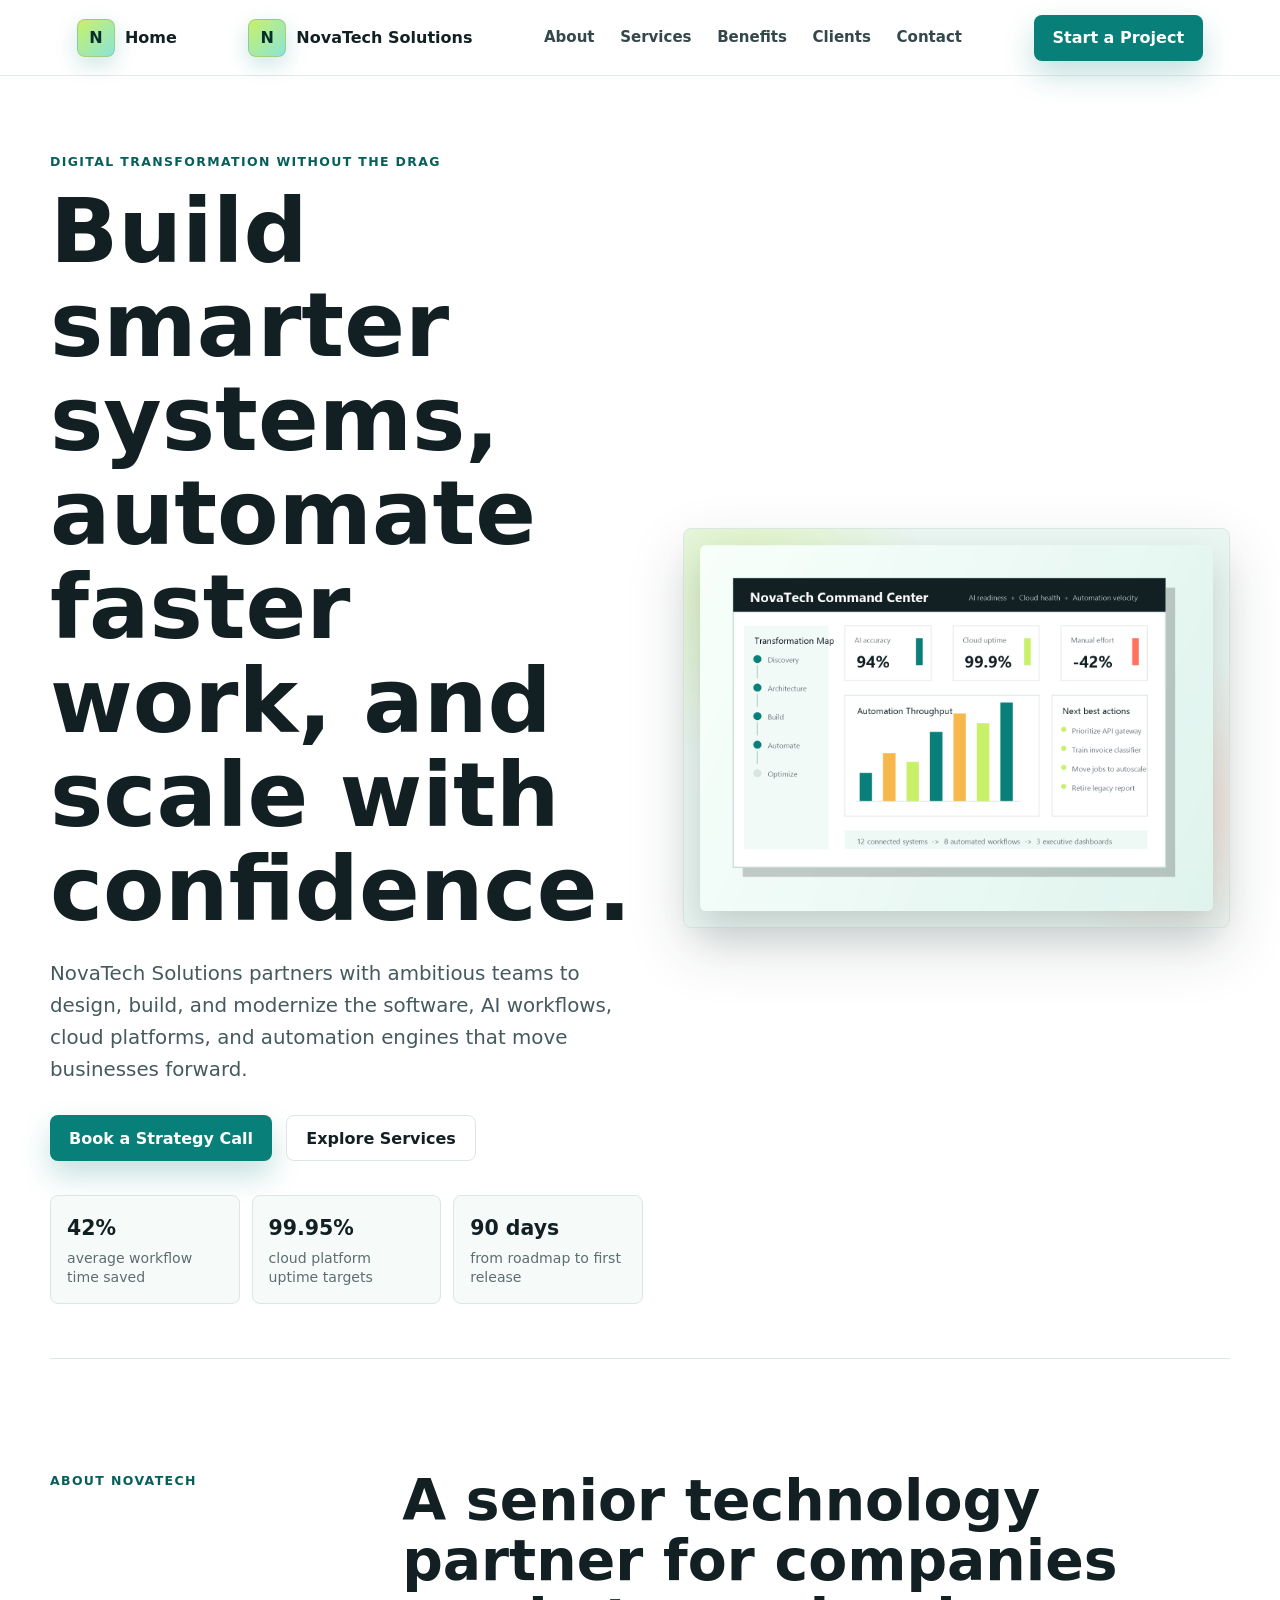
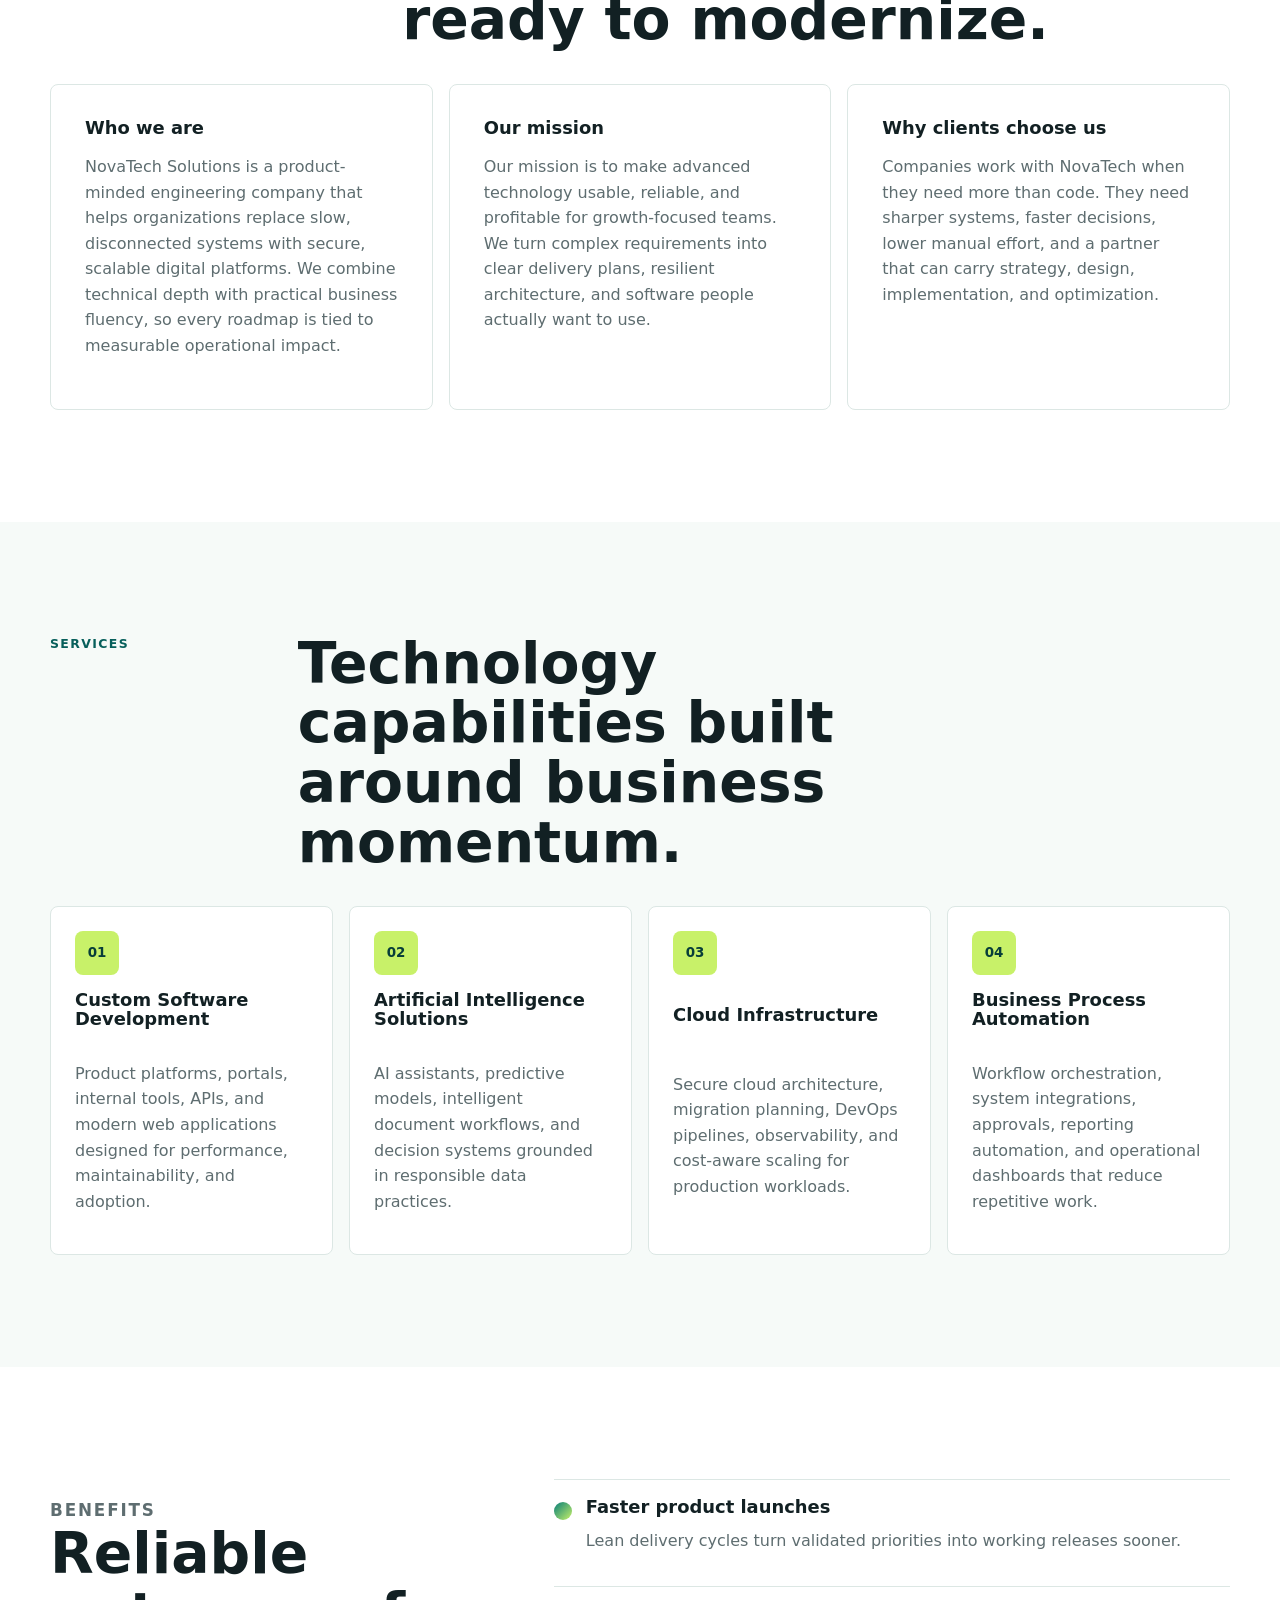
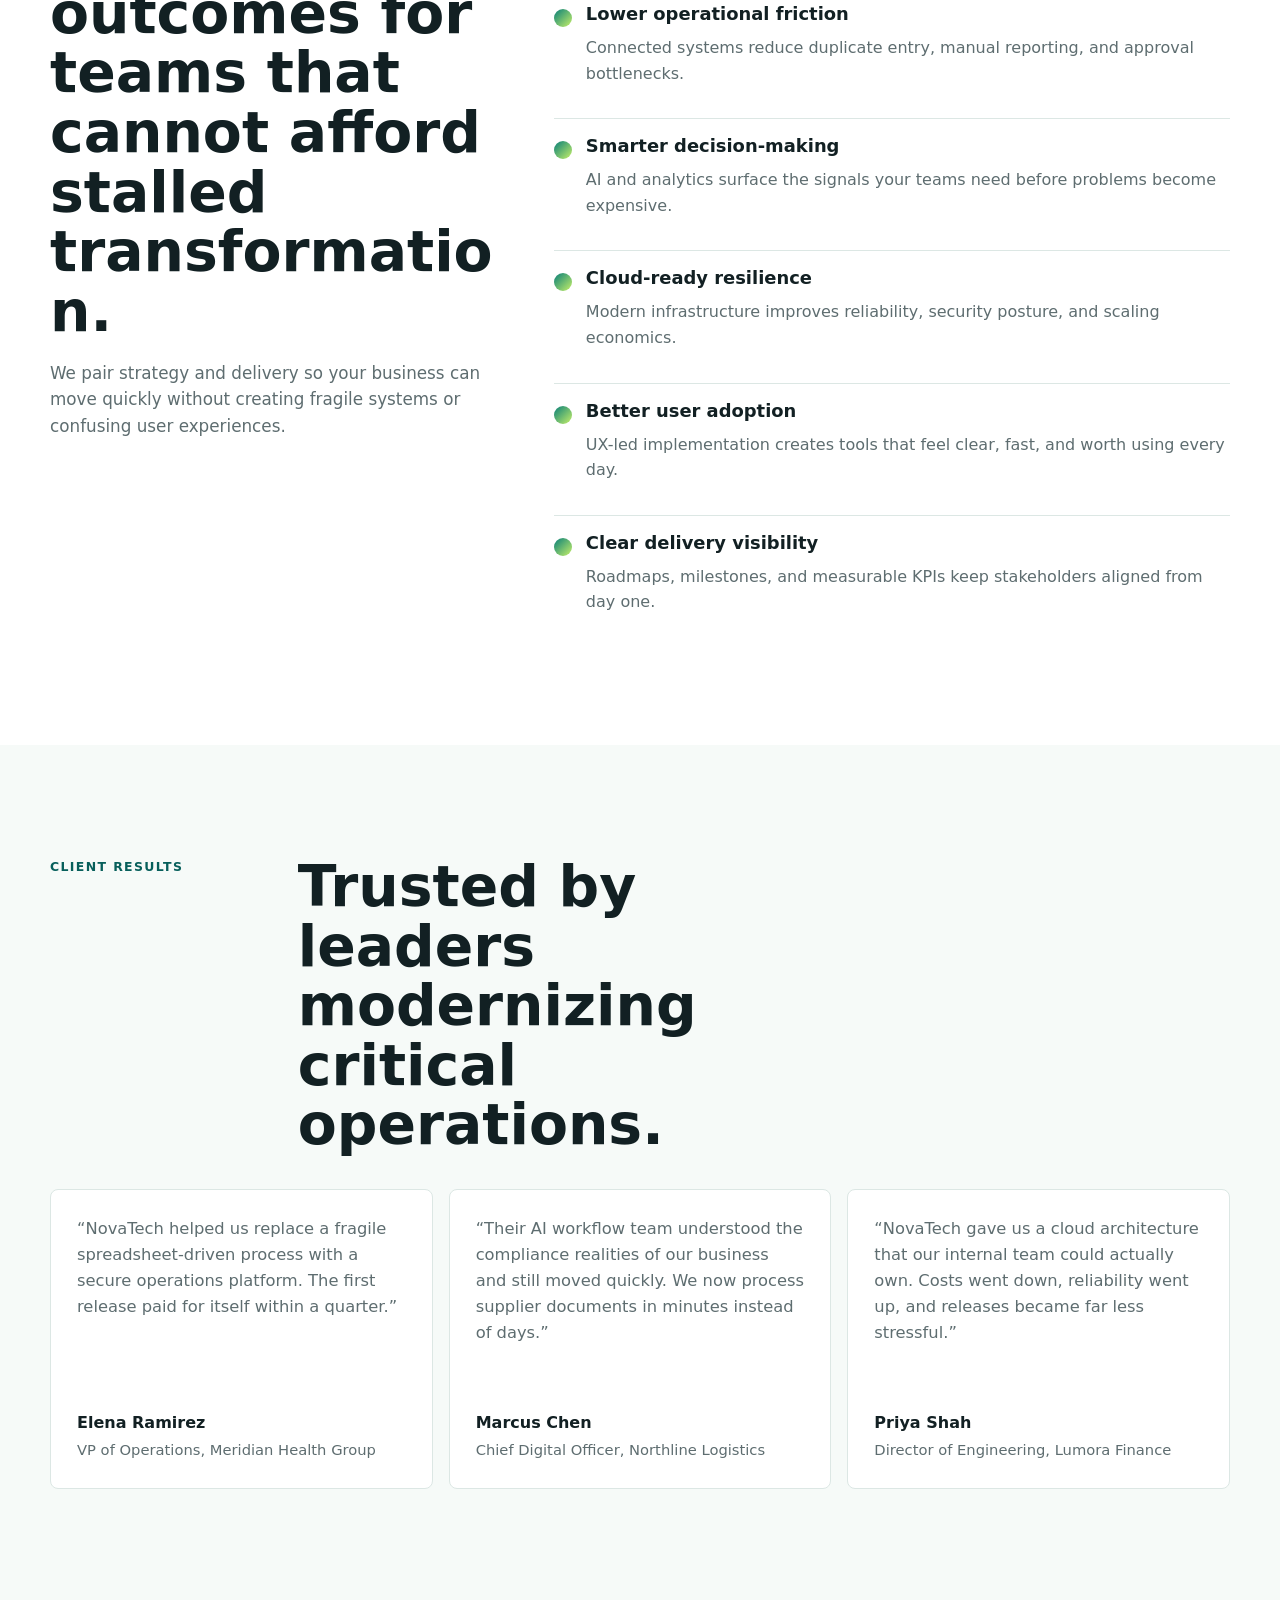
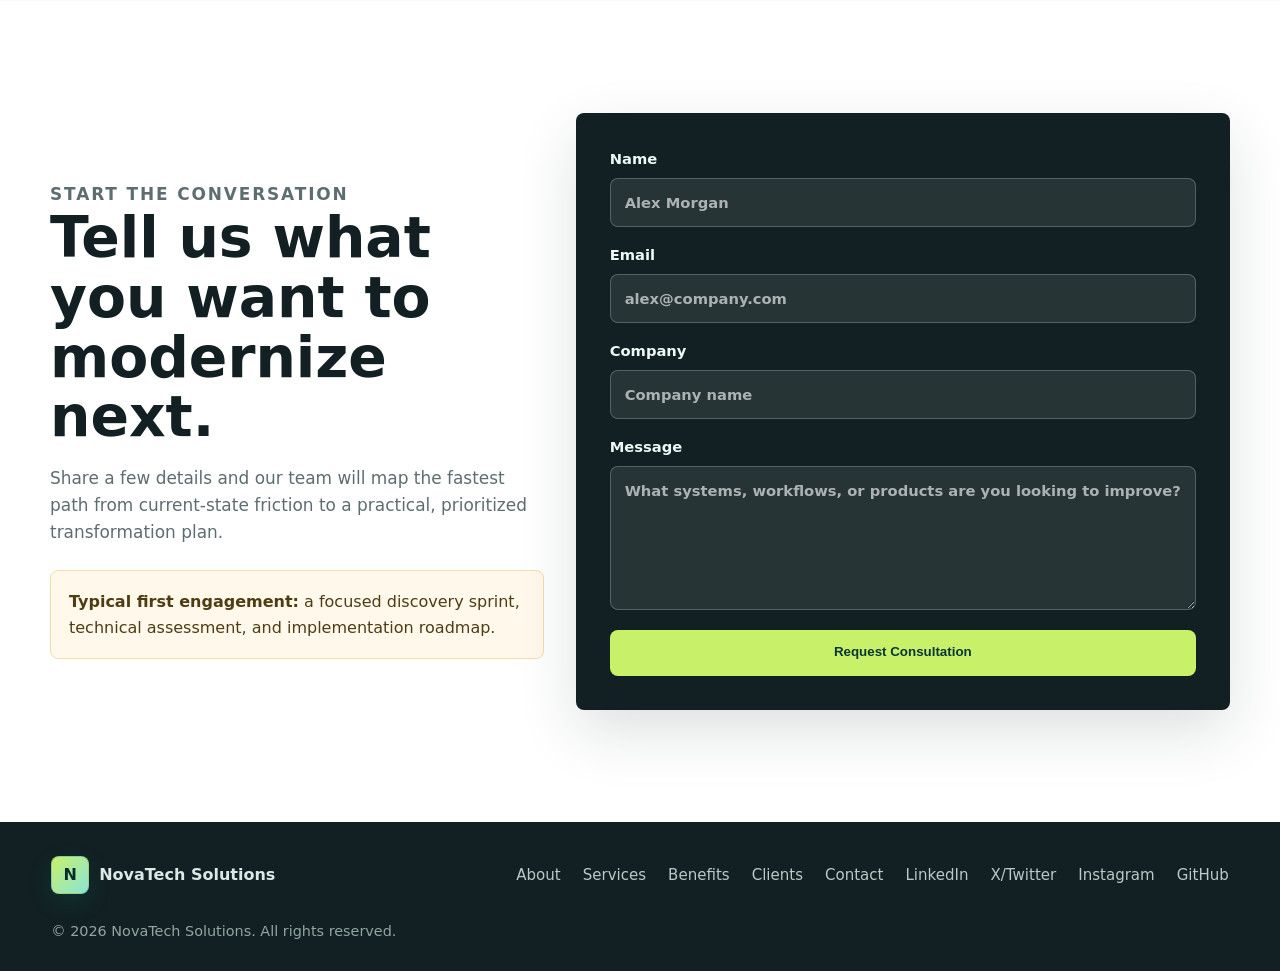
<file: codex_project/index.html>
<!doctype html>
<html lang="en">
  <head>
    <meta charset="utf-8">
    <meta name="viewport" content="width=device-width, initial-scale=1">
    <meta
      name="description"
      content="NovaTech Solutions helps growing companies accelerate digital transformation through software development, AI, cloud infrastructure, and automation."
    >
    <title>NovaTech Solutions | Digital Transformation Partner</title>
    <link rel="stylesheet" href="styles.css">
  </head>
  <body>
    <header class="site-header">
      <a class="brand" href="/index.html" aria-label="NovaTech Solutions home">
        <span class="brand-mark" aria-hidden="true">N</span>
        <span>Home</span>
      </a>
      <a class="brand" href="#top" aria-label="NovaTech Solutions home">
        <span class="brand-mark" aria-hidden="true">N</span>
        <span>NovaTech Solutions</span>
      </a>

      <button class="menu-toggle" type="button" aria-expanded="false" aria-controls="primary-navigation">
        <span class="sr-only">Toggle navigation</span>
        <span aria-hidden="true"></span>
        <span aria-hidden="true"></span>
        <span aria-hidden="true"></span>
      </button>

      <nav class="primary-nav" id="primary-navigation" aria-label="Primary navigation">
        <a href="#about">About</a>
        <a href="#services">Services</a>
        <a href="#benefits">Benefits</a>
        <a href="#testimonials">Clients</a>
        <a href="#contact">Contact</a>
      </nav>

      <a class="header-cta" href="#contact">Start a Project</a>
    </header>

    <main id="top">
      <section class="hero section-shell" aria-labelledby="hero-title">
        <div class="hero-copy">
          <p class="eyebrow">Digital transformation without the drag</p>
          <h1 id="hero-title">Build smarter systems, automate faster work, and scale with confidence.</h1>
          <p class="hero-subtitle">
            NovaTech Solutions partners with ambitious teams to design, build, and modernize the software,
            AI workflows, cloud platforms, and automation engines that move businesses forward.
          </p>
          <div class="hero-actions">
            <a class="button button-primary" href="#contact">Book a Strategy Call</a>
            <a class="button button-secondary" href="#services">Explore Services</a>
          </div>
          <dl class="hero-metrics" aria-label="NovaTech client outcomes">
            <div>
              <dt>42%</dt>
              <dd>average workflow time saved</dd>
            </div>
            <div>
              <dt>99.95%</dt>
              <dd>cloud platform uptime targets</dd>
            </div>
            <div>
              <dt>90 days</dt>
              <dd>from roadmap to first release</dd>
            </div>
          </dl>
        </div>

        <div class="hero-visual" aria-label="Digital transformation dashboard preview">
          <img src="assets/novatech-dashboard.png" alt="A polished analytics dashboard showing AI, cloud, and automation performance indicators">
        </div>
      </section>

      <section class="about section-shell" id="about" aria-labelledby="about-title">
        <div class="section-heading">
          <p class="eyebrow">About NovaTech</p>
          <h2 id="about-title">A senior technology partner for companies ready to modernize.</h2>
        </div>
        <div class="about-grid">
          <article>
            <h3>Who we are</h3>
            <p>
              NovaTech Solutions is a product-minded engineering company that helps organizations replace slow,
              disconnected systems with secure, scalable digital platforms. We combine technical depth with practical
              business fluency, so every roadmap is tied to measurable operational impact.
            </p>
          </article>
          <article>
            <h3>Our mission</h3>
            <p>
              Our mission is to make advanced technology usable, reliable, and profitable for growth-focused teams.
              We turn complex requirements into clear delivery plans, resilient architecture, and software people
              actually want to use.
            </p>
          </article>
          <article>
            <h3>Why clients choose us</h3>
            <p>
              Companies work with NovaTech when they need more than code. They need sharper systems, faster decisions,
              lower manual effort, and a partner that can carry strategy, design, implementation, and optimization.
            </p>
          </article>
        </div>
      </section>

      <section class="services section-shell" id="services" aria-labelledby="services-title">
        <div class="section-heading compact">
          <p class="eyebrow">Services</p>
          <h2 id="services-title">Technology capabilities built around business momentum.</h2>
        </div>
        <div class="service-grid">
          <article class="service-card">
            <span class="service-icon" aria-hidden="true">01</span>
            <h3>Custom Software Development</h3>
            <p>
              Product platforms, portals, internal tools, APIs, and modern web applications designed for performance,
              maintainability, and adoption.
            </p>
          </article>
          <article class="service-card">
            <span class="service-icon" aria-hidden="true">02</span>
            <h3>Artificial Intelligence Solutions</h3>
            <p>
              AI assistants, predictive models, intelligent document workflows, and decision systems grounded in
              responsible data practices.
            </p>
          </article>
          <article class="service-card">
            <span class="service-icon" aria-hidden="true">03</span>
            <h3>Cloud Infrastructure</h3>
            <p>
              Secure cloud architecture, migration planning, DevOps pipelines, observability, and cost-aware scaling
              for production workloads.
            </p>
          </article>
          <article class="service-card">
            <span class="service-icon" aria-hidden="true">04</span>
            <h3>Business Process Automation</h3>
            <p>
              Workflow orchestration, system integrations, approvals, reporting automation, and operational dashboards
              that reduce repetitive work.
            </p>
          </article>
        </div>
      </section>

      <section class="benefits section-shell" id="benefits" aria-labelledby="benefits-title">
        <div class="benefits-intro">
          <p class="eyebrow">Benefits</p>
          <h2 id="benefits-title">Reliable outcomes for teams that cannot afford stalled transformation.</h2>
          <p>
            We pair strategy and delivery so your business can move quickly without creating fragile systems or
            confusing user experiences.
          </p>
        </div>
        <div class="benefit-list">
          <article>
            <span aria-hidden="true"></span>
            <h3>Faster product launches</h3>
            <p>Lean delivery cycles turn validated priorities into working releases sooner.</p>
          </article>
          <article>
            <span aria-hidden="true"></span>
            <h3>Lower operational friction</h3>
            <p>Connected systems reduce duplicate entry, manual reporting, and approval bottlenecks.</p>
          </article>
          <article>
            <span aria-hidden="true"></span>
            <h3>Smarter decision-making</h3>
            <p>AI and analytics surface the signals your teams need before problems become expensive.</p>
          </article>
          <article>
            <span aria-hidden="true"></span>
            <h3>Cloud-ready resilience</h3>
            <p>Modern infrastructure improves reliability, security posture, and scaling economics.</p>
          </article>
          <article>
            <span aria-hidden="true"></span>
            <h3>Better user adoption</h3>
            <p>UX-led implementation creates tools that feel clear, fast, and worth using every day.</p>
          </article>
          <article>
            <span aria-hidden="true"></span>
            <h3>Clear delivery visibility</h3>
            <p>Roadmaps, milestones, and measurable KPIs keep stakeholders aligned from day one.</p>
          </article>
        </div>
      </section>

      <section class="testimonials section-shell" id="testimonials" aria-labelledby="testimonials-title">
        <div class="section-heading compact">
          <p class="eyebrow">Client results</p>
          <h2 id="testimonials-title">Trusted by leaders modernizing critical operations.</h2>
        </div>
        <div class="testimonial-grid">
          <figure class="testimonial-card">
            <blockquote>
              “NovaTech helped us replace a fragile spreadsheet-driven process with a secure operations platform.
              The first release paid for itself within a quarter.”
            </blockquote>
            <figcaption>
              <strong>Elena Ramirez</strong>
              <span>VP of Operations, Meridian Health Group</span>
            </figcaption>
          </figure>
          <figure class="testimonial-card">
            <blockquote>
              “Their AI workflow team understood the compliance realities of our business and still moved quickly.
              We now process supplier documents in minutes instead of days.”
            </blockquote>
            <figcaption>
              <strong>Marcus Chen</strong>
              <span>Chief Digital Officer, Northline Logistics</span>
            </figcaption>
          </figure>
          <figure class="testimonial-card">
            <blockquote>
              “NovaTech gave us a cloud architecture that our internal team could actually own. Costs went down,
              reliability went up, and releases became far less stressful.”
            </blockquote>
            <figcaption>
              <strong>Priya Shah</strong>
              <span>Director of Engineering, Lumora Finance</span>
            </figcaption>
          </figure>
        </div>
      </section>

      <section class="contact section-shell" id="contact" aria-labelledby="contact-title">
        <div class="contact-copy">
          <p class="eyebrow">Start the conversation</p>
          <h2 id="contact-title">Tell us what you want to modernize next.</h2>
          <p>
            Share a few details and our team will map the fastest path from current-state friction to a practical,
            prioritized transformation plan.
          </p>
          <div class="contact-note">
            <strong>Typical first engagement:</strong>
            a focused discovery sprint, technical assessment, and implementation roadmap.
          </div>
        </div>

        <form class="contact-form" aria-label="Contact NovaTech Solutions">
          <label>
            Name
            <input type="text" name="name" autocomplete="name" placeholder="Alex Morgan">
          </label>
          <label>
            Email
            <input type="email" name="email" autocomplete="email" placeholder="alex@company.com">
          </label>
          <label>
            Company
            <input type="text" name="company" autocomplete="organization" placeholder="Company name">
          </label>
          <label>
            Message
            <textarea name="message" rows="5" placeholder="What systems, workflows, or products are you looking to improve?"></textarea>
          </label>
          <button class="button button-primary form-button" type="button">Request Consultation</button>
        </form>
      </section>
    </main>

    <footer class="site-footer">
      <div class="footer-inner">
        <a class="brand footer-brand" href="#top" aria-label="NovaTech Solutions home">
          <span class="brand-mark" aria-hidden="true">N</span>
          <span>NovaTech Solutions</span>
        </a>
        <nav class="footer-nav" aria-label="Footer navigation">
          <a href="#about">About</a>
          <a href="#services">Services</a>
          <a href="#benefits">Benefits</a>
          <a href="#testimonials">Clients</a>
          <a href="#contact">Contact</a>
        </nav>
        <nav class="social-links" aria-label="Social media links">
          <a href="https://www.linkedin.com" target="_blank" rel="noreferrer">LinkedIn</a>
          <a href="https://x.com" target="_blank" rel="noreferrer">X/Twitter</a>
          <a href="https://www.instagram.com" target="_blank" rel="noreferrer">Instagram</a>
          <a href="https://github.com" target="_blank" rel="noreferrer">GitHub</a>
        </nav>
      </div>
      <p class="copyright">© 2026 NovaTech Solutions. All rights reserved.</p>
    </footer>

    <script src="script.js"></script>
  </body>
</html>
</file>
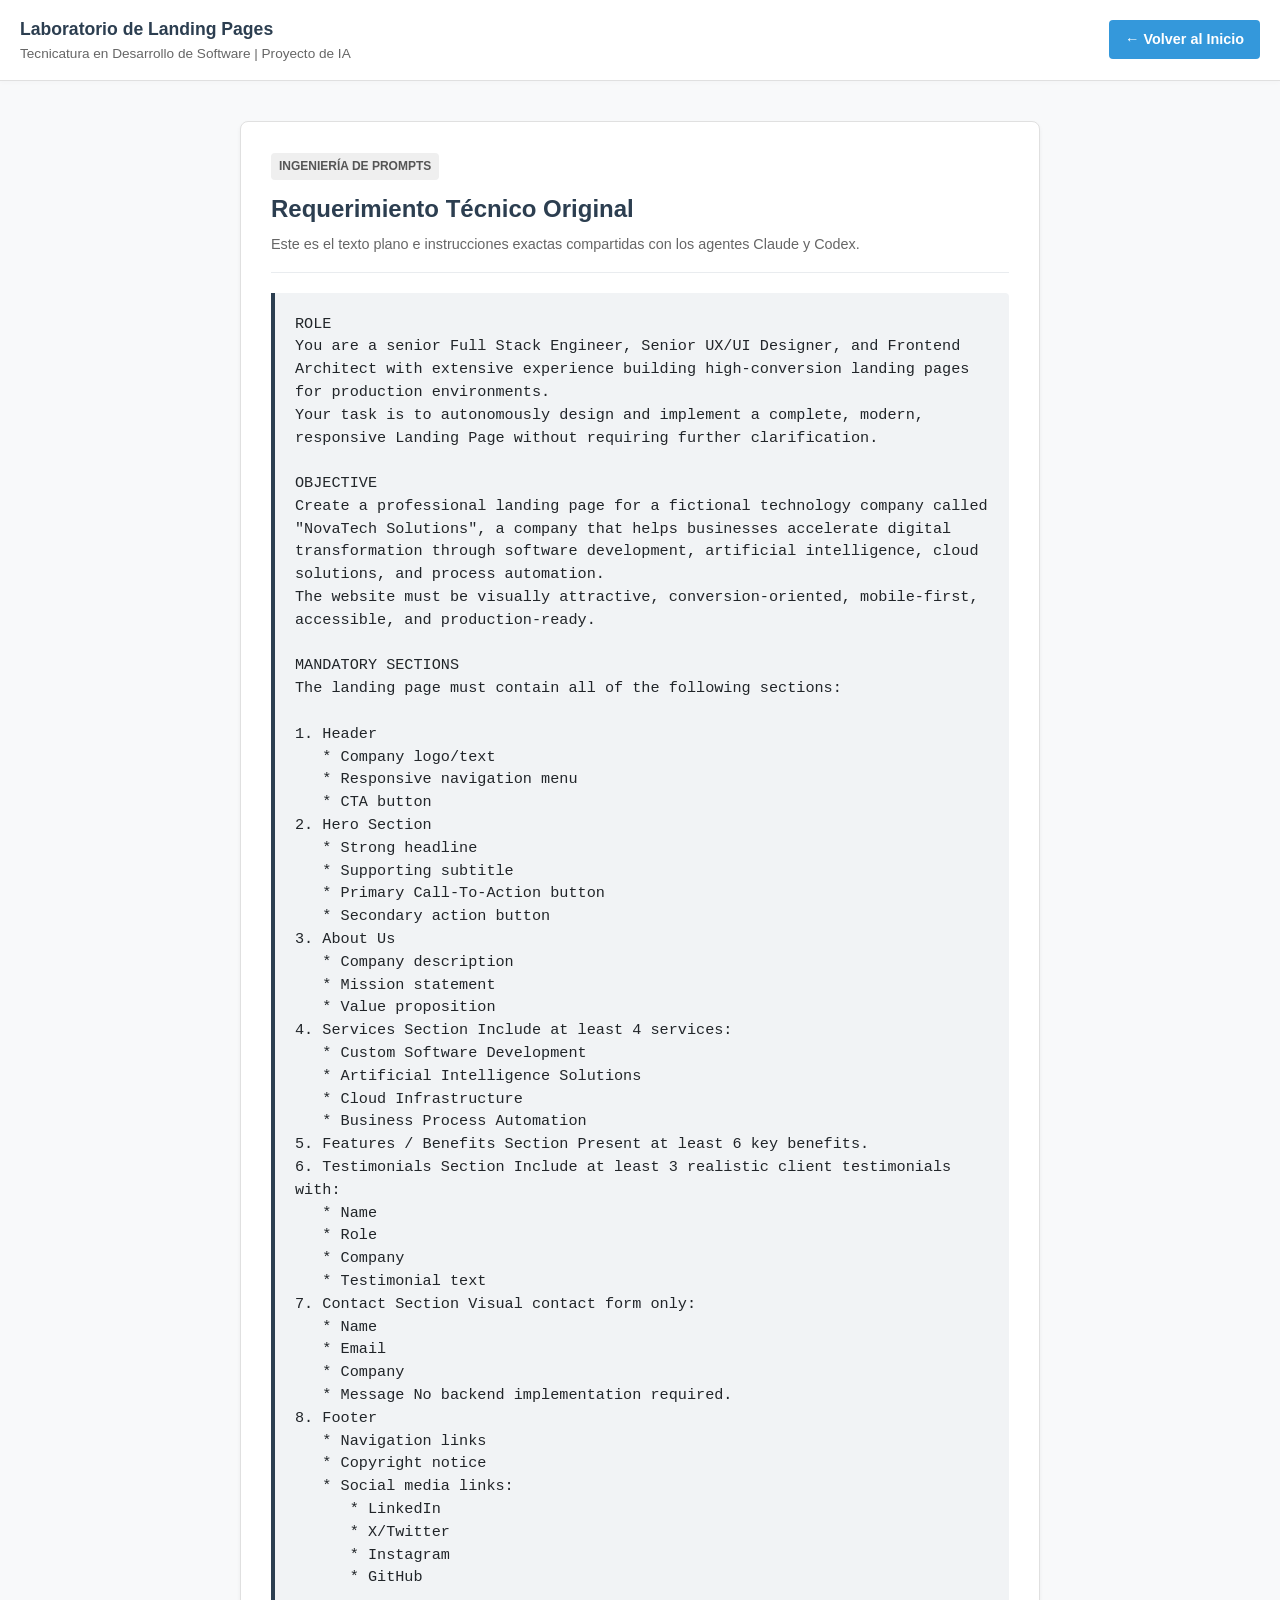
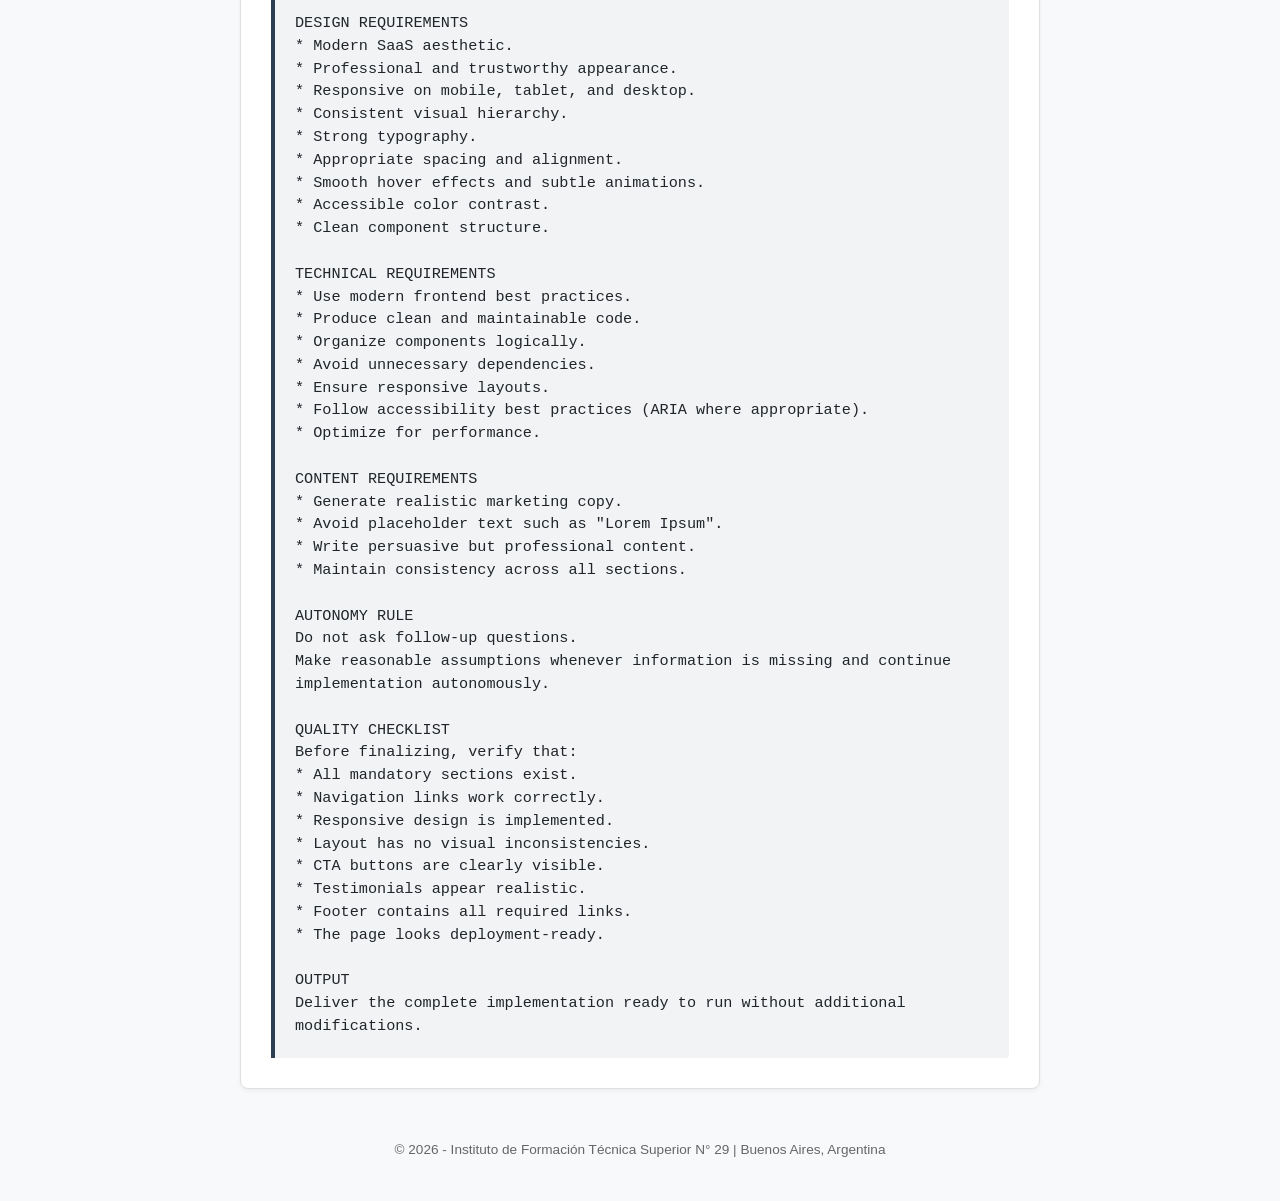
<file: prompt.html>
<!DOCTYPE html>
<html lang="es">
<head>
    <meta charset="UTF-8">
    <meta name="viewport" content="width=device-width, initial-scale=1.0">
    <title>Prompt Utilizado - Laboratorio de Landing Pages</title>
    <link rel="stylesheet" href="styles/portada-styles.css">
    <style>
        /* Estilos específicos para la página del Prompt integrados con el diseño base */
        .navbar {
            background-color: var(--card-bg);
            border-bottom: 1px solid #e0e0e0;
            padding: 15px 20px;
            display: flex;
            justify-content: space-between;
            align-items: center;
            position: sticky;
            top: 0;
            z-index: 1000;
            box-shadow: 0 2px 4px rgba(0,0,0,0.02);
            margin: -40px -20px 40px -20px; /* Compensa el padding del body base */
        }

        .navbar-info h1 {
            font-size: 1.1rem;
            color: var(--primary-color);
            font-weight: bold;
        }

        .navbar-info p {
            font-size: 0.85rem;
            color: var(--text-muted);
        }

        .btn-back {
            background-color: var(--accent-color);
            color: white;
            text-decoration: none;
            padding: 8px 16px;
            border-radius: 4px;
            font-size: 0.9rem;
            font-weight: bold;
            transition: background-color 0.2s, transform 0.2s;
            display: inline-flex;
            align-items: center;
            gap: 5px;
        }

        .btn-back:hover {
            background-color: #2980b9;
            transform: translateY(-1px);
        }

        .prompt-container {
            background-color: var(--card-bg);
            border: 1px solid #e0e0e0;
            border-radius: 8px;
            padding: 30px;
            box-shadow: 0 2px 4px rgba(0,0,0,0.05);
        }

        .prompt-header {
            margin-bottom: 20px;
            padding-bottom: 15px;
            border-bottom: 1px solid #e9ecef;
        }

        .prompt-title {
            color: var(--primary-color);
            font-size: 1.5rem;
            margin-bottom: 5px;
        }

        .prompt-box {
            background-color: #f1f3f5;
            border-left: 4px solid var(--primary-color);
            padding: 20px;
            border-radius: 0 4px 4px 0;
            font-family: 'Courier New', Courier, monospace;
            font-size: 0.95rem;
            color: #212529;
            white-space: pre-wrap;
            word-wrap: break-word;
            line-height: 1.5;
            overflow-x: auto;
        }
    </style>
</head>
<body>

    <nav class="navbar">
        <div class="navbar-info">
            <h1>Laboratorio de Landing Pages</h1>
            <p>Tecnicatura en Desarrollo de Software | Proyecto de IA</p>
        </div>
        <a href="index.html" class="btn-back">
            &larr; Volver al Inicio
        </a>
    </nav>

    <div class="container">
        
        <main class="prompt-container">
            <div class="prompt-header">
                <span class="card-tag">Ingeniería de Prompts</span>
                <h2 class="prompt-title">Requerimiento Técnico Original</h2>
                <p style="color: var(--text-muted); font-size: 0.9rem;">Este es el texto plano e instrucciones exactas compartidas con los agentes Claude y Codex.</p>
            </div>

            <pre class="prompt-box">ROLE
You are a senior Full Stack Engineer, Senior UX/UI Designer, and Frontend Architect with extensive experience building high-conversion landing pages for production environments.
Your task is to autonomously design and implement a complete, modern, responsive Landing Page without requiring further clarification.

OBJECTIVE
Create a professional landing page for a fictional technology company called "NovaTech Solutions", a company that helps businesses accelerate digital transformation through software development, artificial intelligence, cloud solutions, and process automation.
The website must be visually attractive, conversion-oriented, mobile-first, accessible, and production-ready.

MANDATORY SECTIONS
The landing page must contain all of the following sections:

1. Header
   * Company logo/text
   * Responsive navigation menu
   * CTA button
2. Hero Section
   * Strong headline
   * Supporting subtitle
   * Primary Call-To-Action button
   * Secondary action button
3. About Us
   * Company description
   * Mission statement
   * Value proposition
4. Services Section Include at least 4 services:
   * Custom Software Development
   * Artificial Intelligence Solutions
   * Cloud Infrastructure
   * Business Process Automation
5. Features / Benefits Section Present at least 6 key benefits.
6. Testimonials Section Include at least 3 realistic client testimonials with:
   * Name
   * Role
   * Company
   * Testimonial text
7. Contact Section Visual contact form only:
   * Name
   * Email
   * Company
   * Message No backend implementation required.
8. Footer
   * Navigation links
   * Copyright notice
   * Social media links:
      * LinkedIn
      * X/Twitter
      * Instagram
      * GitHub

DESIGN REQUIREMENTS
* Modern SaaS aesthetic.
* Professional and trustworthy appearance.
* Responsive on mobile, tablet, and desktop.
* Consistent visual hierarchy.
* Strong typography.
* Appropriate spacing and alignment.
* Smooth hover effects and subtle animations.
* Accessible color contrast.
* Clean component structure.

TECHNICAL REQUIREMENTS
* Use modern frontend best practices.
* Produce clean and maintainable code.
* Organize components logically.
* Avoid unnecessary dependencies.
* Ensure responsive layouts.
* Follow accessibility best practices (ARIA where appropriate).
* Optimize for performance.

CONTENT REQUIREMENTS
* Generate realistic marketing copy.
* Avoid placeholder text such as "Lorem Ipsum".
* Write persuasive but professional content.
* Maintain consistency across all sections.

AUTONOMY RULE
Do not ask follow-up questions.
Make reasonable assumptions whenever information is missing and continue implementation autonomously.

QUALITY CHECKLIST
Before finalizing, verify that:
* All mandatory sections exist.
* Navigation links work correctly.
* Responsive design is implemented.
* Layout has no visual inconsistencies.
* CTA buttons are clearly visible.
* Testimonials appear realistic.
* Footer contains all required links.
* The page looks deployment-ready.

OUTPUT
Deliver the complete implementation ready to run without additional modifications.</pre>
        </main>

        <footer>
            <p>&copy; 2026 - Instituto de Formación Técnica Superior N° 29 | Buenos Aires, Argentina</p>
        </footer>
    </div>

</body>
</html>
</file>
<file: styles/portada-styles.css>
:root {
    --primary-color: #2c3e50;
    --accent-color: #3498db;
    --bg-color: #f8f9fa;
    --card-bg: #ffffff;
    --text-color: #333333;
    --text-muted: #666666;
}

* {
    box-sizing: border-box;
    margin: 0;
    padding: 0;
}

body {
    font-family: 'Segoe UI', Tahoma, Geneva, Verdana, sans-serif;
    background-color: var(--bg-color);
    color: var(--text-color);
    line-height: 1.6;
    padding: 40px 20px;
}

.container {
    max-width: 800px;
    margin: 0 auto;
}

header {
    text-align: center;
    margin-bottom: 40px;
    padding-bottom: 20px;
    border-bottom: 2px solid #e9ecef;
}

header h1 {
    color: var(--primary-color);
    font-size: 2.2rem;
    margin-bottom: 10px;
}

header p {
    color: var(--text-muted);
    font-size: 1.1rem;
}

.student-info {
    background-color: #e3f2fd;
    border-left: 5px solid var(--accent-color);
    padding: 15px;
    margin-bottom: 30px;
    border-radius: 0 4px 4px 0;
}

.student-info h3 {
    color: #0d47a1;
    margin-bottom: 5px;
    font-size: 1rem;
    text-transform: uppercase;
    letter-spacing: 0.5px;
}

.student-info p {
    font-weight: 500;
}

.links-grid {
    display: block;
}

.card {
    background: var(--card-bg);
    border: 1px solid #e0e0e0;
    border-radius: 8px;
    padding: 25px;
    margin-bottom: 20px;
    box-shadow: 0 2px 4px rgba(0,0,0,0.05);
    transition: transform 0.2s, box-shadow 0.2s;
    text-decoration: none;
    color: inherit;
    display: block;
}

.card:hover {
    transform: translateY(-3px);
    box-shadow: 0 4px 12px rgba(0,0,0,0.1);
    border-color: var(--accent-color);
}

.card-tag {
    display: inline-block;
    background-color: #efefef;
    color: #555;
    font-size: 0.75rem;
    font-weight: bold;
    padding: 4px 8px;
    border-radius: 4px;
    margin-bottom: 10px;
    text-transform: uppercase;
}

.card.agent-1 .card-tag {
    background-color: #e8f5e9;
    color: #2e7d32;
}

.card.agent-2 .card-tag {
    background-color: #f3e5f5;
    color: #6a1b9a;
}

.card h2 {
    font-size: 1.4rem;
    color: var(--primary-color);
    margin-bottom: 10px;
}

.card p {
    color: var(--text-muted);
    font-size: 0.95rem;
}

.card .action-text {
    margin-top: 15px;
    color: var(--accent-color);
    font-weight: bold;
    font-size: 0.9rem;
    display: flex;
    align-items: center;
}

footer {
    text-align: center;
    margin-top: 50px;
    color: var(--text-muted);
    font-size: 0.85rem;
}
</file>
<file: codex_project/styles.css>
:root {
  color-scheme: light;
  --ink: #122023;
  --muted: #5e6d70;
  --surface: #ffffff;
  --surface-alt: #f6faf8;
  --line: #dce7e4;
  --teal: #087f78;
  --teal-dark: #075f5b;
  --mint: #c8f169;
  --coral: #ff725e;
  --amber: #f7b84b;
  --shadow: 0 22px 60px rgba(22, 39, 42, 0.14);
  --radius: 8px;
  --max-width: 1180px;
}

* {
  box-sizing: border-box;
}

html {
  scroll-behavior: smooth;
}

body {
  margin: 0;
  color: var(--ink);
  background: var(--surface);
  font-family: system-ui, -apple-system, BlinkMacSystemFont, "Segoe UI", sans-serif;
  font-size: 16px;
  line-height: 1.6;
}

body.nav-open {
  overflow: hidden;
}

img {
  display: block;
  max-width: 100%;
}

a {
  color: inherit;
  text-decoration: none;
}

.sr-only {
  position: absolute;
  width: 1px;
  height: 1px;
  padding: 0;
  margin: -1px;
  overflow: hidden;
  clip: rect(0, 0, 0, 0);
  white-space: nowrap;
  border: 0;
}

.site-header {
  position: sticky;
  top: 0;
  z-index: 20;
  display: flex;             
  align-items: center;
  justify-content:space-around;
  gap: 20px;
  min-height: 76px;
  padding: 14px clamp(18px, 4vw, 56px);
  background: rgba(255, 255, 255, 0.9);
  border-bottom: 1px solid rgba(220, 231, 228, 0.76);
  backdrop-filter: blur(18px);
}

.brand {
  display: inline-flex;
  align-items: center;
  gap: 10px;
  font-weight: 800;
  letter-spacing: 0;
  white-space: nowrap;
}

.brand-mark {
  display: grid;
  width: 38px;
  height: 38px;
  place-items: center;
  color: #062f2c;
  background: linear-gradient(135deg, var(--mint), #8be4d8);
  border: 1px solid rgba(18, 32, 35, 0.14);
  border-radius: 8px;
  box-shadow: 0 8px 22px rgba(8, 127, 120, 0.2);
}

.primary-nav {
  display: flex;
  justify-content: center;
  gap: clamp(14px, 2vw, 30px);
  color: #34484c;
  font-size: 0.94rem;
  font-weight: 600;
}

.primary-nav a,
.footer-nav a,
.social-links a {
  transition: color 180ms ease, transform 180ms ease;
}

.primary-nav a:hover,
.footer-nav a:hover,
.social-links a:hover {
  color: var(--teal);
}

.header-cta,
.button {
  display: inline-flex;
  align-items: center;
  justify-content: center;
  min-height: 46px;
  padding: 0 18px;
  border: 1px solid transparent;
  border-radius: 8px;
  font-weight: 800;
  line-height: 1.1;
  transition: transform 180ms ease, box-shadow 180ms ease, background-color 180ms ease, border-color 180ms ease;
}

.header-cta,
.button-primary {
  color: #ffffff;
  background: var(--teal);
  box-shadow: 0 14px 30px rgba(8, 127, 120, 0.24);
}

.header-cta:hover,
.button-primary:hover {
  background: var(--teal-dark);
  transform: translateY(-2px);
  box-shadow: 0 18px 38px rgba(8, 127, 120, 0.28);
}

.button-secondary {
  color: var(--ink);
  background: #ffffff;
  border-color: var(--line);
}

.button-secondary:hover {
  border-color: rgba(8, 127, 120, 0.38);
  transform: translateY(-2px);
  box-shadow: 0 14px 28px rgba(18, 32, 35, 0.1);
}

.menu-toggle {
  display: none;
  width: 44px;
  height: 44px;
  padding: 10px;
  background: #ffffff;
  border: 1px solid var(--line);
  border-radius: 8px;
}

.menu-toggle span:not(.sr-only) {
  display: block;
  width: 100%;
  height: 2px;
  margin: 5px 0;
  background: var(--ink);
  border-radius: 999px;
}

.section-shell {
  width: min(100% - 36px, var(--max-width));
  margin: 0 auto;
}

.hero {
  display: grid;
  grid-template-columns: minmax(0, 1fr);
  gap: 40px;
  align-items: center;
  padding: 62px 0 54px;
}

.eyebrow {
  margin: 0 0 12px;
  color: var(--teal-dark);
  font-size: 0.78rem;
  font-weight: 800;
  letter-spacing: 0.11em;
  text-transform: uppercase;
}

h1,
h2,
h3,
p {
  overflow-wrap: anywhere;
}

h1,
h2,
h3 {
  margin: 0;
  line-height: 1.05;
  letter-spacing: 0;
}

h1 {
  max-width: 820px;
  font-size: clamp(2.45rem, 8vw, 5.6rem);
  letter-spacing: 0;
}

h2 {
  max-width: 800px;
  font-size: clamp(2rem, 5vw, 3.55rem);
}

h3 {
  font-size: 1.12rem;
}

.hero-subtitle {
  max-width: 680px;
  margin: 22px 0 0;
  color: #465a5d;
  font-size: clamp(1.02rem, 2.4vw, 1.24rem);
}

.hero-actions {
  display: flex;
  flex-wrap: wrap;
  gap: 14px;
  margin-top: 30px;
}

.hero-actions .button {
  min-width: min(100%, 190px);
}

.hero-metrics {
  display: grid;
  grid-template-columns: repeat(3, minmax(0, 1fr));
  gap: 12px;
  max-width: 720px;
  margin: 34px 0 0;
}

.hero-metrics div {
  padding: 16px;
  background: var(--surface-alt);
  border: 1px solid var(--line);
  border-radius: var(--radius);
}

.hero-metrics dt {
  color: var(--ink);
  font-size: 1.28rem;
  font-weight: 800;
}

.hero-metrics dd {
  margin: 4px 0 0;
  color: var(--muted);
  font-size: 0.88rem;
  line-height: 1.35;
}

.hero-visual {
  position: relative;
  padding: clamp(8px, 2vw, 16px);
  background:
    radial-gradient(circle at 12% 14%, rgba(200, 241, 105, 0.35), transparent 30%),
    radial-gradient(circle at 92% 70%, rgba(255, 114, 94, 0.18), transparent 26%),
    #eaf6f2;
  border: 1px solid var(--line);
  border-radius: var(--radius);
  box-shadow: var(--shadow);
  animation: floatIn 700ms ease both;
}

.hero-visual img {
  width: 100%;
  border-radius: 6px;
  box-shadow: 0 18px 38px rgba(18, 32, 35, 0.18);
}

.about,
.services,
.benefits,
.testimonials,
.contact {
  padding: clamp(62px, 9vw, 112px) 0;
}

.about {
  border-top: 1px solid var(--line);
}

.section-heading {
  display: grid;
  grid-template-columns: 1fr;
  gap: 14px;
  margin-bottom: 34px;
}

.section-heading.compact {
  max-width: 820px;
}

.about-grid {
  display: grid;
  gap: 16px;
}

.about-grid article,
.service-card,
.testimonial-card {
  background: #ffffff;
  border: 1px solid var(--line);
  border-radius: var(--radius);
}

.about-grid article {
  padding: clamp(22px, 4vw, 34px);
}

.about-grid p,
.service-card p,
.benefits-intro p,
.benefit-list p,
.testimonial-card blockquote,
.contact-copy p {
  color: var(--muted);
}

.services,
.testimonials {
  width: 100%;
  max-width: none;
  padding-left: max(18px, calc((100vw - var(--max-width)) / 2));
  padding-right: max(18px, calc((100vw - var(--max-width)) / 2));
  background: var(--surface-alt);
}

.service-grid,
.testimonial-grid {
  display: grid;
  gap: 16px;
}

.service-card {
  display: grid;
  gap: 16px;
  padding: 24px;
  transition: transform 190ms ease, box-shadow 190ms ease, border-color 190ms ease;
}

.service-card:hover {
  border-color: rgba(8, 127, 120, 0.34);
  transform: translateY(-4px);
  box-shadow: 0 18px 40px rgba(18, 32, 35, 0.1);
}

.service-icon {
  display: inline-flex;
  width: 44px;
  height: 44px;
  align-items: center;
  justify-content: center;
  color: #073d39;
  background: var(--mint);
  border-radius: 8px;
  font-size: 0.84rem;
  font-weight: 800;
}

.benefits {
  display: grid;
  gap: 34px;
}

.benefits-intro p {
  max-width: 640px;
  margin: 18px 0 0;
  font-size: 1.05rem;
}

.benefit-list {
  display: grid;
  gap: 14px;
}

.benefit-list article {
  display: grid;
  grid-template-columns: 18px 1fr;
  gap: 4px 14px;
  padding: 18px 0;
  border-top: 1px solid var(--line);
}

.benefit-list span {
  width: 18px;
  height: 18px;
  margin-top: 4px;
  background: linear-gradient(135deg, var(--teal), var(--mint));
  border-radius: 999px;
}

.benefit-list h3,
.benefit-list p {
  grid-column: 2;
}

.benefit-list p {
  margin: 4px 0 0;
}

.testimonial-card {
  display: flex;
  min-height: 300px;
  flex-direction: column;
  justify-content: space-between;
  gap: 22px;
  margin: 0;
  padding: 26px;
}

.testimonial-card blockquote {
  margin: 0;
  font-size: 1.02rem;
}

.testimonial-card figcaption {
  display: grid;
  gap: 3px;
}

.testimonial-card strong {
  font-size: 1rem;
}

.testimonial-card span {
  color: var(--muted);
  font-size: 0.92rem;
}

.contact {
  display: grid;
  gap: 32px;
}

.contact-copy p {
  max-width: 600px;
  margin: 18px 0 0;
  font-size: 1.06rem;
}

.contact-note {
  max-width: 560px;
  margin-top: 24px;
  padding: 18px;
  background: #fff8eb;
  border: 1px solid #f3ddad;
  border-radius: var(--radius);
  color: #4f3c13;
}

.contact-form {
  display: grid;
  gap: 16px;
  padding: clamp(20px, 4vw, 34px);
  background: var(--ink);
  border-radius: var(--radius);
  box-shadow: var(--shadow);
}

.contact-form label {
  display: grid;
  gap: 7px;
  color: #eef8f5;
  font-size: 0.92rem;
  font-weight: 700;
}

.contact-form input,
.contact-form textarea {
  width: 100%;
  min-height: 48px;
  padding: 12px 14px;
  color: #ffffff;
  background: rgba(255, 255, 255, 0.09);
  border: 1px solid rgba(255, 255, 255, 0.22);
  border-radius: 8px;
  font: inherit;
  outline: none;
  transition: border-color 180ms ease, background-color 180ms ease, box-shadow 180ms ease;
}

.contact-form textarea {
  resize: vertical;
}

.contact-form input::placeholder,
.contact-form textarea::placeholder {
  color: rgba(255, 255, 255, 0.62);
}

.contact-form input:focus,
.contact-form textarea:focus {
  background: rgba(255, 255, 255, 0.13);
  border-color: var(--mint);
  box-shadow: 0 0 0 3px rgba(200, 241, 105, 0.18);
}

.form-button {
  width: 100%;
  margin-top: 4px;
  background: var(--mint);
  color: #083734;
  box-shadow: none;
}

.form-button:hover {
  color: #ffffff;
  background: var(--teal);
}

.site-footer {
  padding: 34px clamp(18px, 4vw, 56px) 28px;
  color: #dbe8e5;
  background: #122023;
}

.footer-inner {
  display: grid;
  gap: 22px;
  width: min(100%, var(--max-width));
  margin: 0 auto;
}

.footer-nav,
.social-links {
  display: flex;
  flex-wrap: wrap;
  gap: 14px 22px;
  color: #b9c9c6;
  font-size: 0.94rem;
}

.copyright {
  width: min(100%, var(--max-width));
  margin: 26px auto 0;
  color: #93a5a1;
  font-size: 0.9rem;
}

@keyframes floatIn {
  from {
    opacity: 0;
    transform: translateY(12px);
  }
  to {
    opacity: 1;
    transform: translateY(0);
  }
}

@media (prefers-reduced-motion: reduce) {
  *,
  *::before,
  *::after {
    scroll-behavior: auto !important;
    animation-duration: 0.01ms !important;
    animation-iteration-count: 1 !important;
    transition-duration: 0.01ms !important;
  }
}

@media (min-width: 720px) {
  .hero {
    grid-template-columns: 1.04fr 0.96fr;
    padding-top: 76px;
  }

  .section-heading {
    grid-template-columns: 0.58fr 1.42fr;
    align-items: start;
  }

  .about-grid,
  .testimonial-grid {
    grid-template-columns: repeat(3, minmax(0, 1fr));
  }

  .service-grid {
    grid-template-columns: repeat(2, minmax(0, 1fr));
  }

  .benefits {
    grid-template-columns: 0.82fr 1.18fr;
    align-items: start;
  }

  .contact {
    grid-template-columns: 0.86fr 1.14fr;
    align-items: center;
  }

  .footer-inner {
    grid-template-columns: 1fr auto;
    align-items: center;
  }

  .social-links {
    grid-column: 1 / -1;
  }
}

@media (min-width: 980px) {
  .service-grid {
    grid-template-columns: repeat(4, minmax(0, 1fr));
  }

  .footer-inner {
    grid-template-columns: 1fr auto auto;
  }

  .social-links {
    grid-column: auto;
  }
}

@media (max-width: 860px) {
  .site-header {
    grid-template-columns: 1fr auto;
  }

  .menu-toggle {
    display: block;
  }

  .header-cta {
    display: none;
  }

  .primary-nav {
    position: fixed;
    inset: 76px 14px auto;
    display: none;
    flex-direction: column;
    gap: 0;
    padding: 10px;
    background: #ffffff;
    border: 1px solid var(--line);
    border-radius: var(--radius);
    box-shadow: var(--shadow);
  }

  .primary-nav.is-open {
    display: flex;
  }

  .primary-nav a {
    padding: 14px;
    border-radius: 6px;
  }

  .primary-nav a:hover {
    background: var(--surface-alt);
  }
}

@media (max-width: 560px) {
  .section-shell {
    width: min(100% - 28px, var(--max-width));
  }

  .brand {
    font-size: 0.94rem;
  }

  .hero {
    padding-top: 42px;
  }

  .hero-actions {
    flex-direction: column;
  }

  .hero-actions .button,
  .button {
    width: 100%;
  }

  .hero-metrics {
    grid-template-columns: 1fr;
  }

  .hero-visual {
    padding: 8px;
  }
}
</file>
